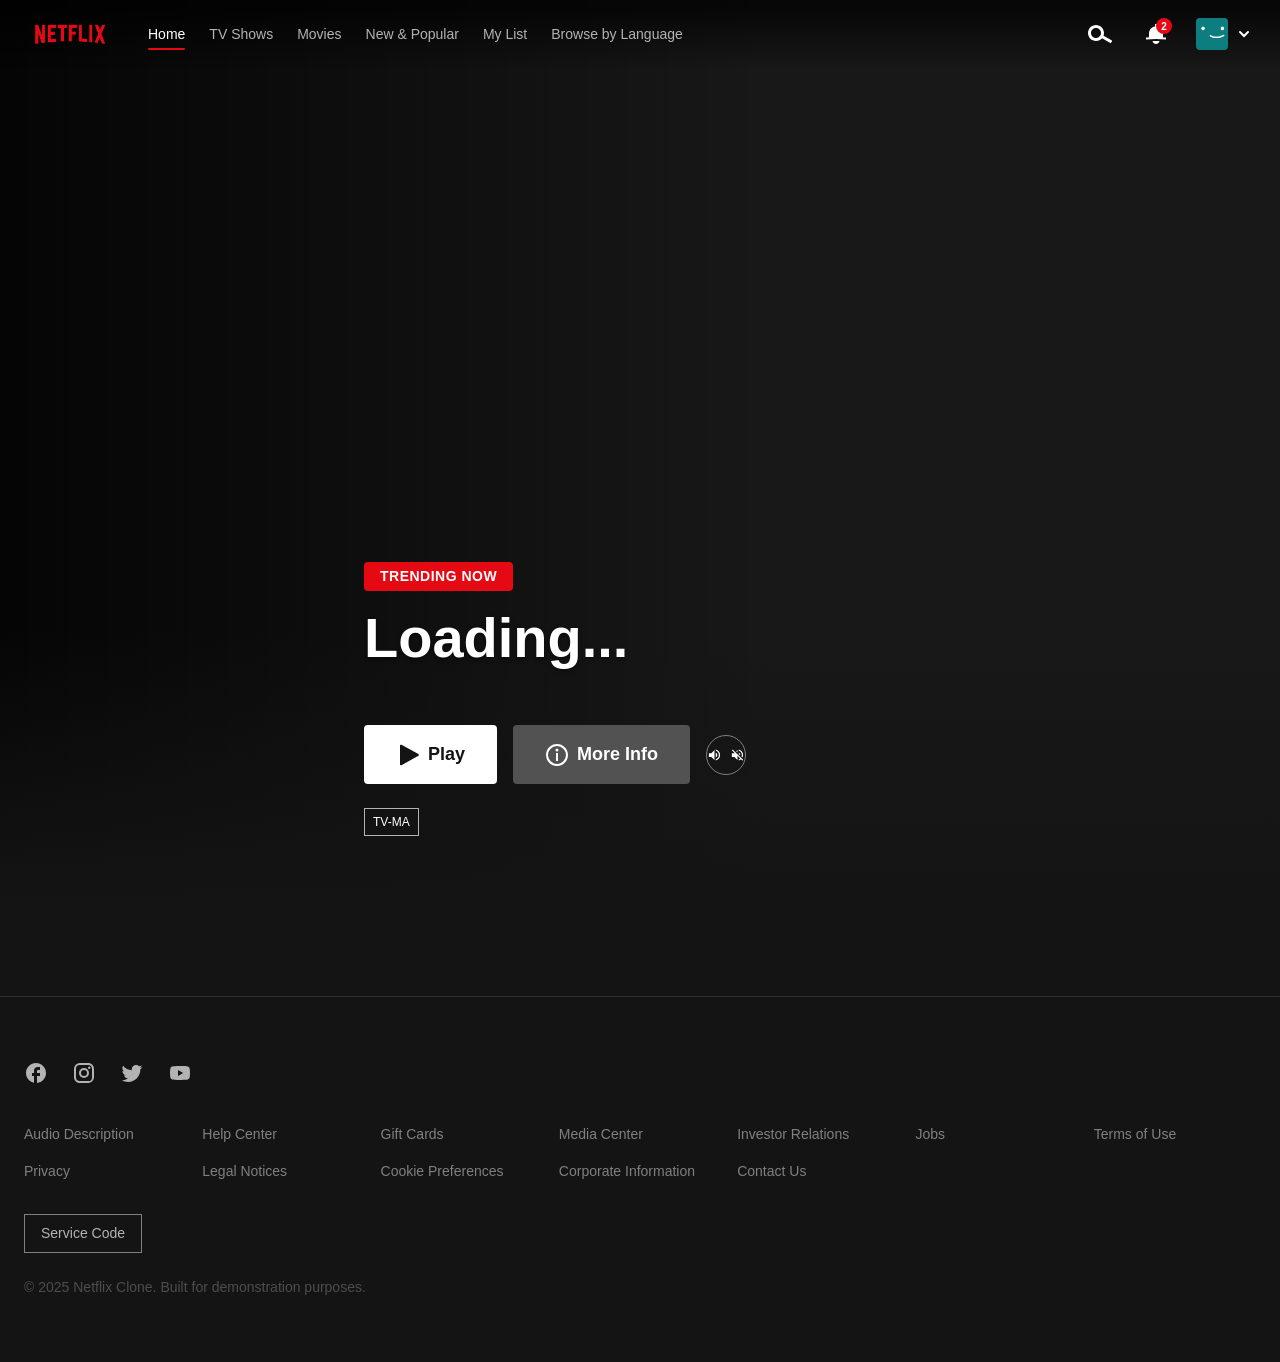
<file: index.html>
<!DOCTYPE html>
<html lang="en">
  <!DOCTYPE html>
  <html lang="en">
    <head>
      <!--
      🎬 Netflix Clone - Production-grade streaming UI built with Vanilla JavaScript, HTML5, CSS3 & TMDB API. Features responsive design, lazy loading, infinite scroll, search functionality. No frameworks - pure JavaScript. Perfect for learning modern web development. ⭐ Star if helpful!
      ===================================================
      
      @file        index.html
      @version     1.0.0
      @description Main HTML structure for Netflix clone with semantic markup
      @author      Abdul Mujeeb
      @license     MIT
      @copyright   2025 Netflix Clone Demo. All rights reserved.
      
      FEATURES:
      - Semantic HTML5 structure
      - Accessibility-first approach (ARIA labels, roles)
      - Responsive design foundation
      
      @see https://github.com/mujeebdev3/netflix-clone-vanilla-javascript
    -->
      <meta charset="UTF-8" />
      <meta name="viewport" content="width=device-width, initial-scale=1.0" />
      <meta
        name="description"
        content="🎬 Netflix Clone - Vanilla JavaScript | No Framework Streaming App"
      />
      <meta name="theme-color" content="#141414" />
      <title>Netflix Clone</title>
      <link
        rel="icon"
        type="image/svg+xml"
        href="data:image/svg+xml,<svg xmlns=%22http://www.w3.org/2000/svg%22 viewBox=%220 0 100 100%22><rect width=%22100%25%22 height=%22100%25%22 fill=%22%23e50914%22/><text x=%2250%25%22 y=%2260%25%22 text-anchor=%22middle%22 fill=%22white%22 font-family=%22-webkit-system, BlinkMacSystemFont, 'Segoe UI', Roboto, sans-serif%22 font-size=%2250%22 font-weight=%22bold%22>FV</text></svg>"
      />
      <link rel="preconnect" href="https://api.themoviedb.org" />
      <link rel="preconnect" href="https://image.tmdb.org" />
      <link rel="stylesheet" href="css/styles.css" />
      <script defer src="js/index.js"></script>
    </head>
    <body>
      <!-- Skip to main content for accessibility -->
      <a href="#main" class="skip-link">Skip to main content</a>

      <!-- Header -->
      <header id="header" class="header" role="banner">
        <div class="header__container container">
          <div class="header__left">
            <a href="./" class="header__logo-link" aria-label="Netflix Home">
              <img
                src="assets/images/Netflix-Brand-Logo.png"
                alt="Netflix"
                class="header__logo"
                width="92"
                height="25"
              />
            </a>

            <!-- Mobile Menu Toggle -->
            <button
              class="mobile-menu-toggle"
              id="mobile-menu-toggle"
              aria-label="Toggle navigation"
              aria-expanded="false"
            >
              <span class="hamburger">
                <span class="hamburger__line"></span>
                <span class="hamburger__line"></span>
                <span class="hamburger__line"></span>
              </span>
            </button>

            <nav
              class="header__nav"
              id="main-nav"
              role="navigation"
              aria-label="Main navigation"
            >
              <ul class="nav__list">
                <li class="nav__item nav__item--active">
                  <a href="./" class="nav__link">Home</a>
                </li>
                <li class="nav__item">
                  <a href="pages/tv-shows.html" class="nav__link">TV Shows</a>
                </li>
                <li class="nav__item">
                  <a href="pages/movies.html" class="nav__link">Movies</a>
                </li>
                <li class="nav__item">
                  <a href="pages/new-popular.html" class="nav__link"
                    >New & Popular</a
                  >
                </li>
                <li class="nav__item">
                  <a href="pages/my-list.html" class="nav__link">My List</a>
                </li>
                <li class="nav__item">
                  <a href="pages/browse-languages.html" class="nav__link"
                    >Browse by Language</a
                  >
                </li>
              </ul>
            </nav>
          </div>

          <div class="header__right">
            <!-- Search -->
            <div class="search" data-dropdown="search">
              <button
                class="search__toggle icon-btn"
                aria-label="Search"
                aria-expanded="false"
                aria-controls="search-container"
              >
                <svg
                  width="24"
                  height="24"
                  viewBox="0 0 24 24"
                  fill="none"
                  aria-hidden="true"
                >
                  <path
                    fill-rule="evenodd"
                    clip-rule="evenodd"
                    d="M13 11C13 13.76 10.76 16 8 16S3 13.76 3 11 5.24 6 8 6s5 2.24 5 5zm1.04 5.24C12.58 17.93 10.41 19 8 19 3.58 19 0 15.42 0 11S3.58 3 8 3s8 3.58 8 8c0 .93-.16 1.82-.45 2.65L24.25 18.7l-1.5 2.6-8.71-5.06z"
                    fill="currentColor"
                  />
                </svg>
              </button>
              <div
                class="search__container dropdown"
                id="search-container"
                role="search"
              >
                <div class="search__bar">
                  <svg
                    class="search__icon"
                    width="20"
                    height="20"
                    viewBox="0 0 24 24"
                    fill="none"
                    aria-hidden="true"
                  >
                    <path
                      fill-rule="evenodd"
                      clip-rule="evenodd"
                      d="M13 11C13 13.76 10.76 16 8 16S3 13.76 3 11 5.24 6 8 6s5 2.24 5 5zm1.04 5.24C12.58 17.93 10.41 19 8 19 3.58 19 0 15.42 0 11S3.58 3 8 3s8 3.58 8 8c0 .93-.16 1.82-.45 2.65L24.25 18.7l-1.5 2.6-8.71-5.06z"
                      fill="currentColor"
                    />
                  </svg>
                  <input
                    type="search"
                    id="search-input"
                    class="search__input"
                    placeholder="Titles, people, genres"
                    autocomplete="off"
                    aria-label="Search for titles, people, or genres"
                  />
                  <button
                    class="search__clear"
                    id="search-clear"
                    aria-label="Clear search"
                    hidden
                  >
                    &times;
                  </button>
                </div>
                <div
                  class="search__results"
                  id="search-results"
                  role="listbox"
                  aria-label="Search results"
                ></div>
              </div>
            </div>

            <!-- Notifications -->
            <div class="notifications" data-dropdown="notifications">
              <button
                class="notifications__toggle icon-btn"
                aria-label="Notifications"
                aria-expanded="false"
                aria-controls="notifications-dropdown"
              >
                <svg
                  width="24"
                  height="24"
                  viewBox="0 0 24 24"
                  fill="none"
                  aria-hidden="true"
                >
                  <path
                    fill-rule="evenodd"
                    clip-rule="evenodd"
                    d="M13 4.57C16.39 5.06 19 7.97 19 11.5v3.75c1.05.08 2.08.17 3.11.28l-.21 1.99C18.72 17.18 15.41 17 12 17s-6.72.18-9.89.52l-.22-1.99c1.03-.11 2.07-.2 3.11-.28V11.5c0-3.53 2.61-6.44 6-6.93V2h2v2.57zM8.63 19.37C8.66 20.52 10.15 22 12 22s3.34-1.48 3.37-2.63c.01-.22-.2-.37-.42-.37H9.05c-.22 0-.43.15-.42.37z"
                    fill="currentColor"
                  />
                </svg>
                <span
                  class="notifications__badge"
                  id="notifications-badge"
                  hidden
                  >0</span
                >
              </button>
              <div
                class="notifications__dropdown dropdown"
                id="notifications-dropdown"
              >
                <div class="dropdown__header">
                  <h3 class="dropdown__title">Notifications</h3>
                  <button class="dropdown__action" id="mark-all-read">
                    Mark all read
                  </button>
                </div>
                <div class="notifications__list" id="notifications-list"></div>
              </div>
            </div>

            <!-- Profile -->
            <div class="profile" data-dropdown="profile">
              <button
                class="profile__toggle"
                aria-label="Profile menu"
                aria-expanded="false"
                aria-controls="profile-dropdown"
              >
                <img
                  src="assets/images/profile.png"
                  alt=""
                  class="profile__icon"
                  width="32"
                  height="32"
                />
                <svg
                  class="profile__caret"
                  width="16"
                  height="16"
                  viewBox="0 0 16 16"
                  fill="none"
                  aria-hidden="true"
                >
                  <path
                    d="M4 6l4 4 4-4"
                    stroke="currentColor"
                    stroke-width="2"
                    stroke-linecap="round"
                  />
                </svg>
              </button>
              <div class="profile__dropdown dropdown" id="profile-dropdown">
                <div class="profile__header">
                  <img
                    src="assets/images/profile.png"
                    alt=""
                    class="profile__avatar"
                    width="36"
                    height="36"
                  />
                  <div class="profile__info">
                    <span class="profile__name">John Doe</span>
                    <span class="profile__email">john@example.com</span>
                  </div>
                </div>
                <nav class="profile__menu" aria-label="Profile menu">
                  <a href="#" class="profile__menu-item"
                    ><svg
                      width="20"
                      height="20"
                      viewBox="0 0 24 24"
                      fill="none"
                    >
                      <path
                        d="M12 12c2.76 0 5-2.24 5-5s-2.24-5-5-5-5 2.24-5 5 2.24 5 5 5zm0 2c-3.33 0-10 1.67-10 5v2h20v-2c0-3.33-6.67-5-10-5z"
                        fill="currentColor"
                      /></svg
                    >Account</a
                  >
                  <a href="#" class="profile__menu-item"
                    ><svg
                      width="20"
                      height="20"
                      viewBox="0 0 24 24"
                      fill="none"
                    >
                      <path
                        d="M11 18h2v-2h-2v2zm1-16C6.48 2 2 6.48 2 12s4.48 10 10 10 10-4.48 10-10S17.52 2 12 2zm0 18c-4.41 0-8-3.59-8-8s3.59-8 8-8 8 3.59 8 8-3.59 8-8 8zm0-14c-2.21 0-4 1.79-4 4h2c0-1.1.9-2 2-2s2 .9 2 2c0 2-3 1.75-3 5h2c0-2.25 3-2.5 3-5 0-2.21-1.79-4-4-4z"
                        fill="currentColor"
                      /></svg
                    >Help Center</a
                  >
                  <div class="profile__divider"></div>
                  <a
                    href="#"
                    class="profile__menu-item profile__menu-item--danger"
                    ><svg
                      width="20"
                      height="20"
                      viewBox="0 0 24 24"
                      fill="none"
                    >
                      <path
                        d="M17 7l-1.41 1.41L18.17 11H8v2h10.17l-2.58 2.58L17 17l5-5-5-5zM4 5h8V3H4c-1.1 0-2 .9-2 2v14c0 1.1.9 2 2 2h8v-2H4V5z"
                        fill="currentColor"
                      /></svg
                    >Sign out</a
                  >
                </nav>
              </div>
            </div>
          </div>
        </div>
      </header>

      <main id="main" class="main">
        <!-- Hero Banner -->
        <section class="hero" id="hero-section" aria-labelledby="hero-title">
          <div class="hero__media">
            <div class="hero__background" id="hero-background"></div>
            <div class="hero__video-container" id="hero-video-container"></div>
          </div>
          <div class="hero__gradient hero__gradient--left"></div>
          <div class="hero__gradient hero__gradient--bottom"></div>
          <div class="hero__content container">
            <span class="hero__badge" id="hero-badge">Trending Now</span>
            <h1 class="hero__title" id="hero-title">Loading...</h1>
            <div class="hero__meta" id="hero-meta"></div>
            <p class="hero__description" id="hero-description"></p>
            <div class="hero__actions">
              <button
                class="btn btn--primary btn--lg"
                data-action="play"
                id="hero-play"
              >
                <svg
                  class="btn__icon"
                  width="24"
                  height="24"
                  viewBox="0 0 24 24"
                  fill="none"
                  aria-hidden="true"
                >
                  <path
                    d="M4 2.69C4 1.93 4.82 1.45 5.48 1.82L22.41 11.12c.69.38.69 1.37 0 1.75L5.48 22.18C4.82 22.55 4 22.07 4 21.31V2.69z"
                    fill="currentColor"
                  />
                </svg>
                <span>Play</span>
              </button>
              <button
                class="btn btn--secondary btn--lg"
                data-action="info"
                id="hero-info"
              >
                <svg
                  class="btn__icon"
                  width="24"
                  height="24"
                  viewBox="0 0 24 24"
                  fill="none"
                  aria-hidden="true"
                >
                  <path
                    fill-rule="evenodd"
                    clip-rule="evenodd"
                    d="M12 3a9 9 0 100 18 9 9 0 000-18zM1 12C1 5.92 5.92 1 12 1s11 4.92 11 11-4.92 11-11 11S1 18.08 1 12zm12-2v8h-2v-8h2zm-1-1.5a1.5 1.5 0 100-3 1.5 1.5 0 000 3z"
                    fill="currentColor"
                  />
                </svg>
                <span>More Info</span>
              </button>
              <button
                class="btn btn--icon btn--ghost"
                data-action="mute"
                id="hero-mute"
                aria-label="Mute"
                hidden
              >
                <svg
                  class="icon-unmuted"
                  width="24"
                  height="24"
                  viewBox="0 0 24 24"
                  fill="none"
                >
                  <path
                    d="M3 9v6h4l5 5V4L7 9H3zm13.5 3A4.5 4.5 0 0014 8.14v7.72c1.48-.73 2.5-2.25 2.5-3.86zM14 3.23v2.06c2.89.86 5 3.54 5 6.71s-2.11 5.85-5 6.71v2.06c4.01-.91 7-4.49 7-8.77s-2.99-7.86-7-8.77z"
                    fill="currentColor"
                  />
                </svg>
                <svg
                  class="icon-muted"
                  width="24"
                  height="24"
                  viewBox="0 0 24 24"
                  fill="none"
                >
                  <path
                    d="M16.5 12A4.5 4.5 0 0014 8.14v2.12l2.45 2.45c.03-.24.05-.48.05-.71zm2.5 0c0 .94-.2 1.82-.54 2.64l1.51 1.51A8.796 8.796 0 0021 12c0-4.28-2.99-7.86-7-8.77v2.06c2.89.86 5 3.54 5 6.71zM4.27 3L3 4.27 7.73 9H3v6h4l5 5v-6.73l4.25 4.25c-.67.52-1.42.93-2.25 1.18v2.06a8.99 8.99 0 003.69-1.81L19.73 21 21 19.73l-9-9L4.27 3zM12 4L9.91 6.09 12 8.18V4z"
                    fill="currentColor"
                  />
                </svg>
              </button>
            </div>
            <div class="hero__rating" id="hero-rating" hidden>
              <span class="hero__rating-badge">TV-MA</span>
            </div>
          </div>
        </section>

        <!-- Content Sections -->
        <div class="content-sections container" id="content-sections">
          <div class="content-loader" id="content-loader">
            <div class="loader-skeleton">
              <div class="skeleton skeleton--title"></div>
              <div class="skeleton-row">
                <div class="skeleton skeleton--card"></div>
                <div class="skeleton skeleton--card"></div>
                <div class="skeleton skeleton--card"></div>
                <div class="skeleton skeleton--card"></div>
                <div class="skeleton skeleton--card"></div>
              </div>
            </div>
          </div>
        </div>
      </main>

      <!-- Footer -->
      <footer class="footer" role="contentinfo">
        <div class="container">
          <div class="footer__social">
            <a href="#" class="footer__social-link" aria-label="Facebook"
              ><svg
                width="24"
                height="24"
                viewBox="0 0 24 24"
                fill="currentColor"
              >
                <path
                  d="M22 12c0-5.52-4.48-10-10-10S2 6.48 2 12c0 4.84 3.44 8.87 8 9.8V15H8v-3h2V9.5C10 7.57 11.57 6 13.5 6H16v3h-2c-.55 0-1 .45-1 1v2h3v3h-3v6.95c5.05-.5 9-4.76 9-9.95z"
                /></svg
            ></a>
            <a href="#" class="footer__social-link" aria-label="Instagram"
              ><svg
                width="24"
                height="24"
                viewBox="0 0 24 24"
                fill="currentColor"
              >
                <path
                  d="M7.8 2h8.4C19.4 2 22 4.6 22 7.8v8.4a5.8 5.8 0 01-5.8 5.8H7.8C4.6 22 2 19.4 2 16.2V7.8A5.8 5.8 0 017.8 2zm-.2 2A3.6 3.6 0 004 7.6v8.8C4 18.39 5.61 20 7.6 20h8.8a3.6 3.6 0 003.6-3.6V7.6C20 5.61 18.39 4 16.4 4H7.6zm9.65 1.5a1.25 1.25 0 110 2.5 1.25 1.25 0 010-2.5zM12 7a5 5 0 110 10 5 5 0 010-10zm0 2a3 3 0 100 6 3 3 0 000-6z"
                /></svg
            ></a>
            <a href="#" class="footer__social-link" aria-label="Twitter"
              ><svg
                width="24"
                height="24"
                viewBox="0 0 24 24"
                fill="currentColor"
              >
                <path
                  d="M22.46 6c-.77.35-1.6.58-2.46.69.88-.53 1.56-1.37 1.88-2.38-.83.5-1.75.85-2.72 1.05C18.37 4.5 17.26 4 16 4c-2.35 0-4.27 1.92-4.27 4.29 0 .34.04.67.11.98C8.28 9.09 5.11 7.38 3 4.79c-.37.63-.58 1.37-.58 2.15 0 1.49.75 2.81 1.91 3.56-.71 0-1.37-.2-1.95-.5v.03c0 2.08 1.48 3.82 3.44 4.21a4.22 4.22 0 01-1.93.07 4.28 4.28 0 004 2.98 8.521 8.521 0 01-5.33 1.84c-.34 0-.68-.02-1.02-.06C3.44 20.29 5.7 21 8.12 21 16 21 20.33 14.46 20.33 8.79c0-.19 0-.37-.01-.56.84-.6 1.56-1.36 2.14-2.23z"
                /></svg
            ></a>
            <a href="#" class="footer__social-link" aria-label="YouTube"
              ><svg
                width="24"
                height="24"
                viewBox="0 0 24 24"
                fill="currentColor"
              >
                <path
                  d="M10 15l5.19-3L10 9v6zm11.56-7.83c.13.47.22 1.1.28 1.9.07.8.1 1.49.1 2.09L22 12c0 2.19-.16 3.8-.44 4.83-.25.9-.83 1.48-1.73 1.73-.47.13-1.33.22-2.65.28-1.3.07-2.49.1-3.59.1L12 19c-4.19 0-6.8-.16-7.83-.44-.9-.25-1.48-.83-1.73-1.73-.13-.47-.22-1.1-.28-1.9-.07-.8-.1-1.49-.1-2.09L2 12c0-2.19.16-3.8.44-4.83.25-.9.83-1.48 1.73-1.73.47-.13 1.33-.22 2.65-.28 1.3-.07 2.49-.1 3.59-.1L12 5c4.19 0 6.8.16 7.83.44.9.25 1.48.83 1.73 1.73z"
                /></svg
            ></a>
          </div>
          <div class="footer__links">
            <a href="#">Audio Description</a>
            <a href="#">Help Center</a>
            <a href="#">Gift Cards</a>
            <a href="#">Media Center</a>
            <a href="#">Investor Relations</a>
            <a href="#">Jobs</a>
            <a href="#">Terms of Use</a>
            <a href="#">Privacy</a>
            <a href="#">Legal Notices</a>
            <a href="#">Cookie Preferences</a>
            <a href="#">Corporate Information</a>
            <a href="#">Contact Us</a>
          </div>
          <button class="footer__service-code">Service Code</button>
          <p class="footer__copyright">
            &copy; 2025 Netflix Clone. Built for demonstration purposes.
          </p>
        </div>
      </footer>

      <!-- Global Overlay -->
      <div class="overlay" id="overlay" aria-hidden="true"></div>

      <!-- Toast Container -->
      <div
        class="toast-container"
        id="toast-container"
        aria-live="polite"
      ></div>
    </body>
  </html>
</html>
</file>
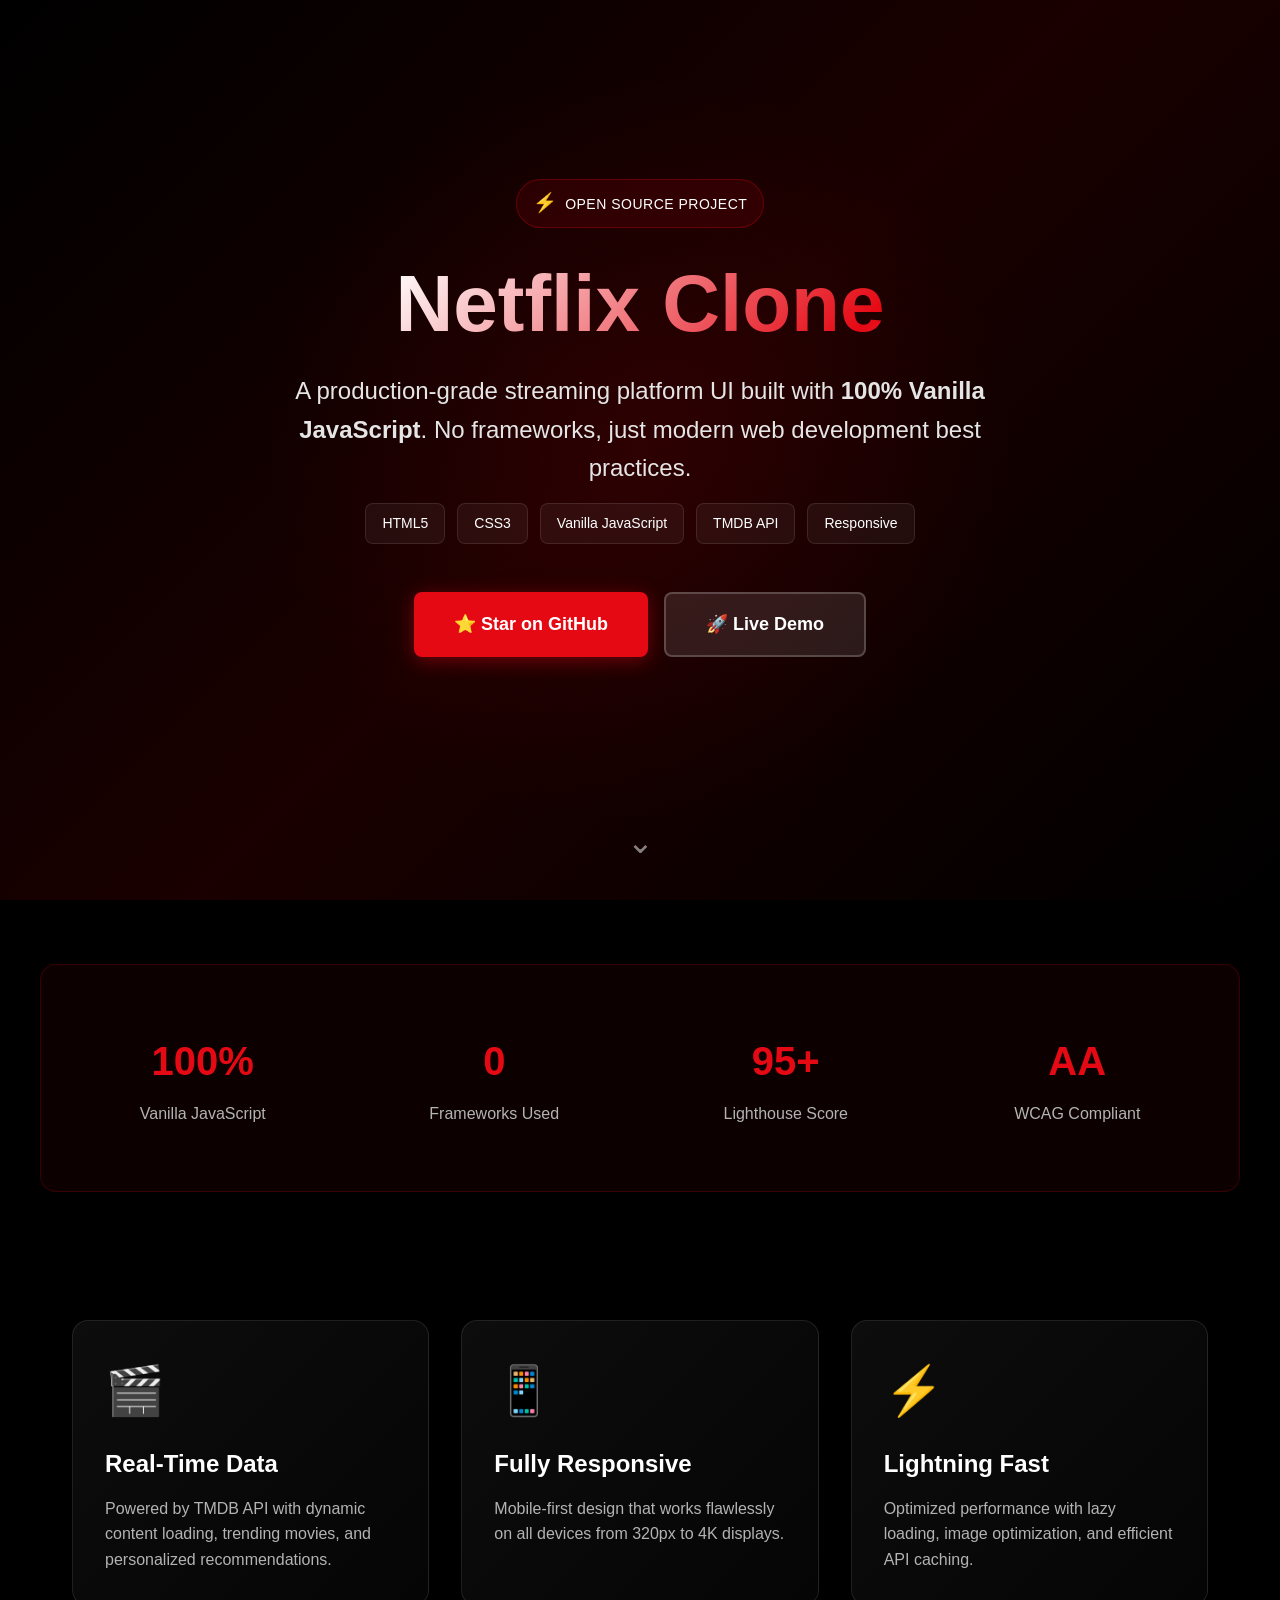
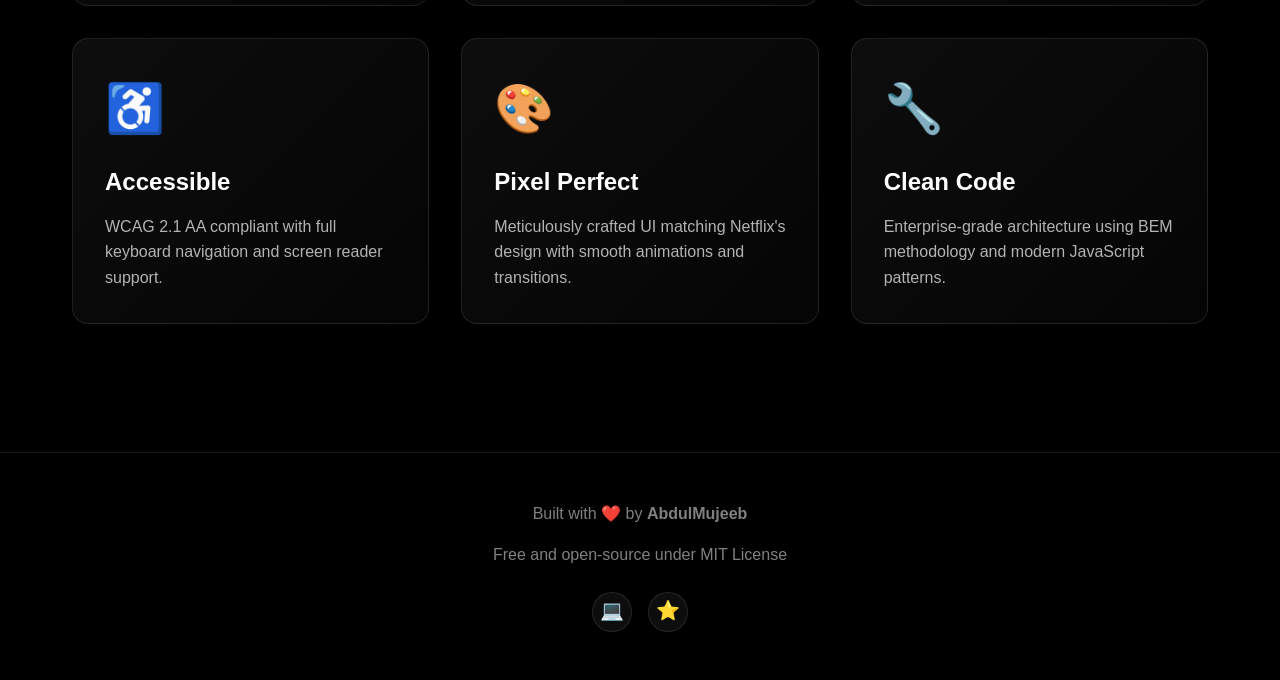
<file: docs/index.html>
<!DOCTYPE html>
<html lang="en">
  <head>
    <meta charset="UTF-8" />
    <meta name="viewport" content="width=device-width, initial-scale=1.0" />

    <!-- SEO Meta Tags -->
    <title>
      Netflix Clone - Vanilla JavaScript | No Framework Streaming App
    </title>
    <meta
      name="description"
      content="Open-source Netflix clone built with pure Vanilla JavaScript, HTML5, CSS3 and TMDB API. No frameworks. Perfect for learning modern web development. Free to use and customize."
    />
    <meta
      name="keywords"
      content="netflix clone, vanilla javascript, no framework, streaming app, tmdb api, html5, css3, responsive design, javascript project, web development, portfolio project"
    />
    <meta name="author" content="AbdulMujeeb" />

    <!-- Open Graph for Social Sharing -->
    <meta property="og:title" content="Netflix Clone - Vanilla JavaScript" />
    <meta
      property="og:description"
      content="Production-grade streaming platform UI built with pure JavaScript"
    />
    <meta
      property="og:image"
      content="https://mujeebdev3.github.io/netflix-clone-vanilla-javascript/screenshots/hero-preview.png"
    />
    <meta
      property="og:url"
      content="https://mujeebdev3.github.io/netflix-clone-vanilla-javascript"
    />
    <meta property="og:type" content="website" />

    <!-- Twitter Card -->
    <meta name="twitter:card" content="summary_large_image" />
    <meta name="twitter:title" content="Netflix Clone - Vanilla JavaScript" />
    <meta
      name="twitter:description"
      content="Open-source streaming platform UI - No frameworks"
    />
    <meta
      name="twitter:image"
      content="https://mujeebdev3.github.io/netflix-clone-vanilla-javascript/screenshots/hero-preview.png"
    />

    <style>
      * {
        margin: 0;
        padding: 0;
        box-sizing: border-box;
      }

      body {
        font-family: -apple-system, BlinkMacSystemFont, "Segoe UI", Roboto,
          "Helvetica Neue", Arial, sans-serif;
        background: #000;
        color: #fff;
        overflow-x: hidden;
        line-height: 1.6;
      }

      /* Animated gradient background */
      .background {
        position: fixed;
        top: 0;
        left: 0;
        width: 100%;
        height: 100%;
        background: linear-gradient(
          135deg,
          #000000 0%,
          #1a0000 50%,
          #000000 100%
        );
        z-index: -2;
      }

      .bg-overlay {
        position: fixed;
        top: 0;
        left: 0;
        width: 100%;
        height: 100%;
        background: radial-gradient(
          circle at 50% 50%,
          rgba(229, 9, 20, 0.1) 0%,
          transparent 50%
        );
        z-index: -1;
        animation: pulse 8s ease-in-out infinite;
      }

      @keyframes pulse {
        0%,
        100% {
          opacity: 0.3;
        }
        50% {
          opacity: 0.6;
        }
      }

      /* Hero Section */
      .hero {
        min-height: 100vh;
        display: flex;
        flex-direction: column;
        justify-content: center;
        align-items: center;
        text-align: center;
        padding: 2rem;
        position: relative;
      }

      .logo-badge {
        display: inline-flex;
        align-items: center;
        gap: 0.5rem;
        background: rgba(229, 9, 20, 0.1);
        border: 1px solid rgba(229, 9, 20, 0.3);
        padding: 0.5rem 1rem;
        border-radius: 50px;
        margin-bottom: 2rem;
        font-size: 0.875rem;
        letter-spacing: 0.5px;
        animation: slideDown 0.8s ease-out;
      }

      .logo-badge::before {
        content: "⚡";
        font-size: 1.2rem;
      }

      h1 {
        font-size: clamp(2.5rem, 8vw, 5rem);
        font-weight: 900;
        margin-bottom: 1.5rem;
        background: linear-gradient(135deg, #fff 0%, #e50914 50%, #fff 100%);
        background-size: 200% auto;
        -webkit-background-clip: text;
        -webkit-text-fill-color: transparent;
        animation: shimmer 3s linear infinite, slideUp 0.8s ease-out;
        line-height: 1.1;
      }

      @keyframes shimmer {
        to {
          background-position: 200% center;
        }
      }

      @keyframes slideUp {
        from {
          opacity: 0;
          transform: translateY(30px);
        }
        to {
          opacity: 1;
          transform: translateY(0);
        }
      }

      @keyframes slideDown {
        from {
          opacity: 0;
          transform: translateY(-30px);
        }
        to {
          opacity: 1;
          transform: translateY(0);
        }
      }

      .subtitle {
        font-size: clamp(1rem, 3vw, 1.5rem);
        color: #e5e5e5;
        margin-bottom: 1rem;
        max-width: 700px;
        animation: fadeIn 1s ease-out 0.3s both;
      }

      .tech-stack {
        display: flex;
        gap: 0.75rem;
        flex-wrap: wrap;
        justify-content: center;
        margin-bottom: 3rem;
        animation: fadeIn 1s ease-out 0.5s both;
      }

      .tech-badge {
        padding: 0.5rem 1rem;
        background: rgba(255, 255, 255, 0.05);
        border: 1px solid rgba(255, 255, 255, 0.1);
        border-radius: 8px;
        font-size: 0.875rem;
        font-weight: 500;
        transition: all 0.3s ease;
      }

      .tech-badge:hover {
        background: rgba(229, 9, 20, 0.1);
        border-color: rgba(229, 9, 20, 0.5);
        transform: translateY(-2px);
      }

      @keyframes fadeIn {
        from {
          opacity: 0;
          transform: translateY(20px);
        }
        to {
          opacity: 1;
          transform: translateY(0);
        }
      }

      /* CTA Buttons */
      .cta-buttons {
        display: flex;
        gap: 1rem;
        flex-wrap: wrap;
        justify-content: center;
        margin-bottom: 4rem;
        animation: fadeIn 1s ease-out 0.7s both;
      }

      .btn {
        padding: 1rem 2.5rem;
        font-size: 1.125rem;
        font-weight: 600;
        border: none;
        border-radius: 8px;
        cursor: pointer;
        text-decoration: none;
        transition: all 0.3s ease;
        display: inline-flex;
        align-items: center;
        gap: 0.5rem;
        position: relative;
        overflow: hidden;
      }

      .btn::before {
        content: "";
        position: absolute;
        top: 50%;
        left: 50%;
        width: 0;
        height: 0;
        border-radius: 50%;
        background: rgba(255, 255, 255, 0.2);
        transform: translate(-50%, -50%);
        transition: width 0.6s, height 0.6s;
      }

      .btn:hover::before {
        width: 300px;
        height: 300px;
      }

      .btn span {
        position: relative;
        z-index: 1;
      }

      .btn-primary {
        background: #e50914;
        color: #fff;
        box-shadow: 0 4px 20px rgba(229, 9, 20, 0.4);
      }

      .btn-primary:hover {
        background: #f40612;
        transform: translateY(-2px);
        box-shadow: 0 6px 30px rgba(229, 9, 20, 0.6);
      }

      .btn-secondary {
        background: rgba(255, 255, 255, 0.1);
        color: #fff;
        border: 2px solid rgba(255, 255, 255, 0.2);
        backdrop-filter: blur(10px);
      }

      .btn-secondary:hover {
        background: rgba(255, 255, 255, 0.15);
        border-color: rgba(255, 255, 255, 0.4);
        transform: translateY(-2px);
      }

      /* Features Grid */
      .features {
        max-width: 1200px;
        margin: 0 auto;
        padding: 4rem 2rem;
        display: grid;
        grid-template-columns: repeat(auto-fit, minmax(280px, 1fr));
        gap: 2rem;
      }

      .feature-card {
        background: linear-gradient(
          135deg,
          rgba(255, 255, 255, 0.05) 0%,
          rgba(255, 255, 255, 0.02) 100%
        );
        border: 1px solid rgba(255, 255, 255, 0.1);
        border-radius: 16px;
        padding: 2rem;
        transition: all 0.4s cubic-bezier(0.4, 0, 0.2, 1);
        position: relative;
        overflow: hidden;
      }

      .feature-card::before {
        content: "";
        position: absolute;
        top: 0;
        left: 0;
        width: 100%;
        height: 100%;
        background: linear-gradient(
          135deg,
          rgba(229, 9, 20, 0.1) 0%,
          transparent 100%
        );
        opacity: 0;
        transition: opacity 0.4s ease;
      }

      .feature-card:hover {
        transform: translateY(-8px);
        border-color: rgba(229, 9, 20, 0.5);
        box-shadow: 0 12px 40px rgba(229, 9, 20, 0.2);
      }

      .feature-card:hover::before {
        opacity: 1;
      }

      .feature-icon {
        font-size: 3rem;
        margin-bottom: 1rem;
        display: block;
        position: relative;
        z-index: 1;
      }

      .feature-card h3 {
        font-size: 1.5rem;
        margin-bottom: 0.75rem;
        color: #fff;
        position: relative;
        z-index: 1;
      }

      .feature-card p {
        color: #b3b3b3;
        line-height: 1.6;
        position: relative;
        z-index: 1;
      }

      /* Stats Section */
      .stats {
        max-width: 1200px;
        margin: 4rem auto;
        padding: 3rem 2rem;
        display: grid;
        grid-template-columns: repeat(auto-fit, minmax(200px, 1fr));
        gap: 2rem;
        text-align: center;
        background: rgba(229, 9, 20, 0.05);
        border-radius: 16px;
        border: 1px solid rgba(229, 9, 20, 0.2);
      }

      .stat-item {
        padding: 1rem;
      }

      .stat-number {
        font-size: 2.5rem;
        font-weight: 900;
        color: #e50914;
        display: block;
        margin-bottom: 0.5rem;
      }

      .stat-label {
        color: #b3b3b3;
        font-size: 1rem;
      }

      /* Footer */
      .footer {
        text-align: center;
        padding: 3rem 2rem;
        border-top: 1px solid rgba(255, 255, 255, 0.1);
        margin-top: 4rem;
      }

      .footer p {
        color: #808080;
        margin-bottom: 1rem;
      }

      .social-links {
        display: flex;
        gap: 1rem;
        justify-content: center;
        margin-top: 1.5rem;
      }

      .social-link {
        width: 40px;
        height: 40px;
        border-radius: 50%;
        background: rgba(255, 255, 255, 0.05);
        border: 1px solid rgba(255, 255, 255, 0.1);
        display: flex;
        align-items: center;
        justify-content: center;
        text-decoration: none;
        transition: all 0.3s ease;
        font-size: 1.2rem;
      }

      .social-link:hover {
        background: rgba(229, 9, 20, 0.2);
        border-color: #e50914;
        transform: translateY(-3px);
      }

      /* Responsive Design */
      @media (max-width: 768px) {
        .hero {
          padding: 1rem;
        }

        .cta-buttons {
          flex-direction: column;
          width: 100%;
          max-width: 300px;
        }

        .btn {
          width: 100%;
          justify-content: center;
        }

        .features {
          grid-template-columns: 1fr;
          padding: 2rem 1rem;
        }

        .stats {
          grid-template-columns: 1fr;
          margin: 2rem 1rem;
        }
      }

      /* Scroll Animation */
      .scroll-indicator {
        position: absolute;
        bottom: 2rem;
        left: 50%;
        transform: translateX(-50%);
        animation: bounce 2s infinite;
      }

      @keyframes bounce {
        0%,
        20%,
        50%,
        80%,
        100% {
          transform: translateX(-50%) translateY(0);
        }
        40% {
          transform: translateX(-50%) translateY(-10px);
        }
        60% {
          transform: translateX(-50%) translateY(-5px);
        }
      }

      .scroll-indicator::after {
        content: "⌄";
        font-size: 2rem;
        color: rgba(255, 255, 255, 0.5);
      }
    </style>
  </head>
  <body>
    <div class="background"></div>
    <div class="bg-overlay"></div>

    <!-- Hero Section -->
    <section class="hero">
      <div class="logo-badge">
        <span>OPEN SOURCE PROJECT</span>
      </div>

      <h1>Netflix Clone</h1>

      <p class="subtitle">
        A production-grade streaming platform UI built with
        <strong>100% Vanilla JavaScript</strong>. No frameworks, just modern web
        development best practices.
      </p>

      <div class="tech-stack">
        <span class="tech-badge">HTML5</span>
        <span class="tech-badge">CSS3</span>
        <span class="tech-badge">Vanilla JavaScript</span>
        <span class="tech-badge">TMDB API</span>
        <span class="tech-badge">Responsive</span>
      </div>

      <div class="cta-buttons">
        <a
          href="https://github.com/mujeebdev3/netflix-clone-vanilla-javascript"
          class="btn btn-primary"
          target="_blank"
          rel="noopener"
        >
          <span>⭐ Star on GitHub</span>
        </a>
        <a
          href="https://flixvista.vercel.app/"
          class="btn btn-secondary"
          target="_blank"
          rel="noopener"
        >
          <span>🚀 Live Demo</span>
        </a>
      </div>

      <div class="scroll-indicator"></div>
    </section>

    <!-- Stats Section -->
    <section class="stats">
      <div class="stat-item">
        <span class="stat-number">100%</span>
        <span class="stat-label">Vanilla JavaScript</span>
      </div>
      <div class="stat-item">
        <span class="stat-number">0</span>
        <span class="stat-label">Frameworks Used</span>
      </div>
      <div class="stat-item">
        <span class="stat-number">95+</span>
        <span class="stat-label">Lighthouse Score</span>
      </div>
      <div class="stat-item">
        <span class="stat-number">AA</span>
        <span class="stat-label">WCAG Compliant</span>
      </div>
    </section>

    <!-- Features Section -->
    <section class="features">
      <div class="feature-card">
        <span class="feature-icon">🎬</span>
        <h3>Real-Time Data</h3>
        <p>
          Powered by TMDB API with dynamic content loading, trending movies, and
          personalized recommendations.
        </p>
      </div>

      <div class="feature-card">
        <span class="feature-icon">📱</span>
        <h3>Fully Responsive</h3>
        <p>
          Mobile-first design that works flawlessly on all devices from 320px to
          4K displays.
        </p>
      </div>

      <div class="feature-card">
        <span class="feature-icon">⚡</span>
        <h3>Lightning Fast</h3>
        <p>
          Optimized performance with lazy loading, image optimization, and
          efficient API caching.
        </p>
      </div>

      <div class="feature-card">
        <span class="feature-icon">♿</span>
        <h3>Accessible</h3>
        <p>
          WCAG 2.1 AA compliant with full keyboard navigation and screen reader
          support.
        </p>
      </div>

      <div class="feature-card">
        <span class="feature-icon">🎨</span>
        <h3>Pixel Perfect</h3>
        <p>
          Meticulously crafted UI matching Netflix's design with smooth
          animations and transitions.
        </p>
      </div>

      <div class="feature-card">
        <span class="feature-icon">🔧</span>
        <h3>Clean Code</h3>
        <p>
          Enterprise-grade architecture using BEM methodology and modern
          JavaScript patterns.
        </p>
      </div>
    </section>

    <!-- Footer -->
    <footer class="footer">
      <p>Built with ❤️ by <strong>AbdulMujeeb</strong></p>
      <p>Free and open-source under MIT License</p>

      <div class="social-links">
        <a
          href="https://github.com/mujeebdev3"
          class="social-link"
          target="_blank"
          rel="noopener"
          aria-label="GitHub"
        >
          <span>💻</span>
        </a>
        <a
          href="https://github.com/mujeebdev3/netflix-clone-vanilla-javascript"
          class="social-link"
          target="_blank"
          rel="noopener"
          aria-label="Repository"
        >
          <span>⭐</span>
        </a>
      </div>
    </footer>

    <!-- Schema.org structured data for SEO -->
    <script type="application/ld+json">
      {
        "@context": "https://schema.org",
        "@type": "SoftwareSourceCode",
        "name": "Netflix Clone - Vanilla JavaScript",
        "description": "Open-source Netflix clone built with pure JavaScript, HTML5, CSS3 and TMDB API",
        "author": {
          "@type": "Person",
          "name": "AbdulMujeeb"
        },
        "programmingLanguage": "JavaScript",
        "codeRepository": "https://github.com/mujeebdev3/netflix-clone-vanilla-javascript",
        "keywords": "netflix clone, vanilla javascript, streaming app, tmdb api"
      }
    </script>
  </body>
</html>
</file>
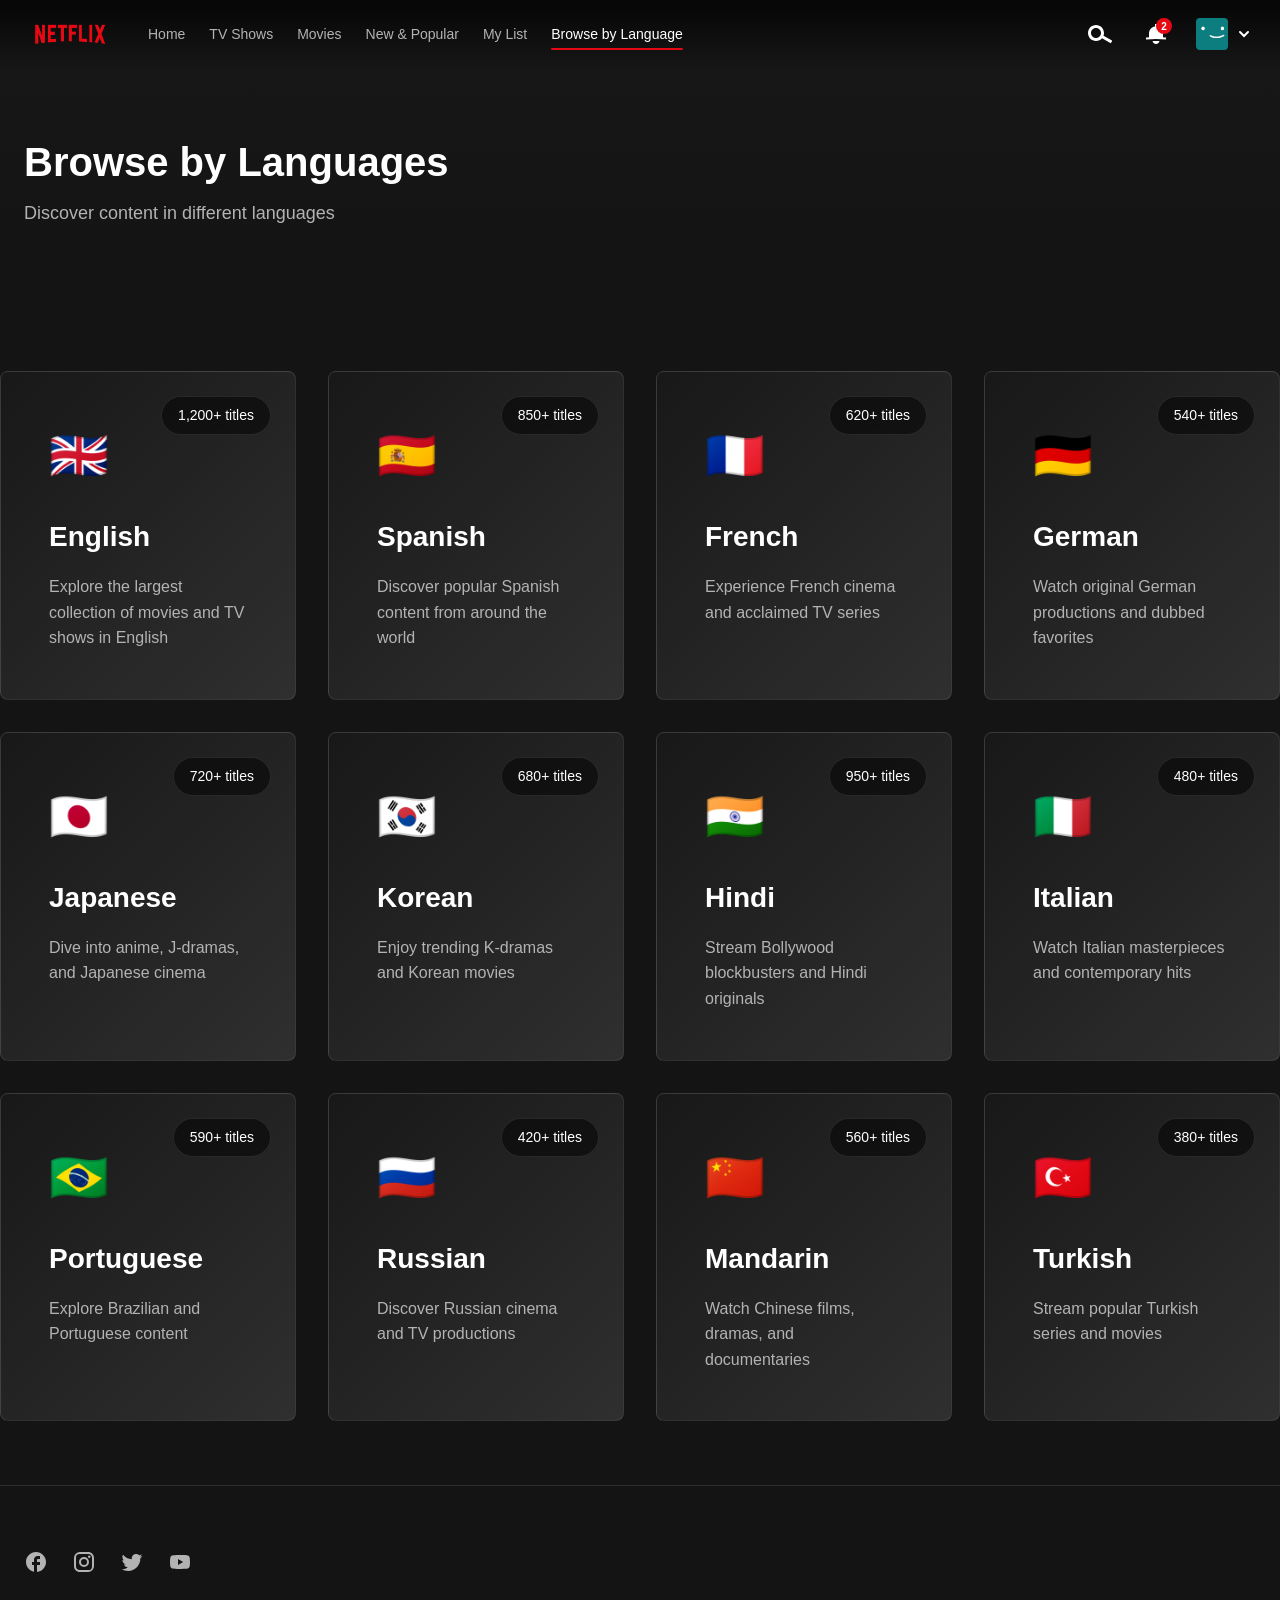
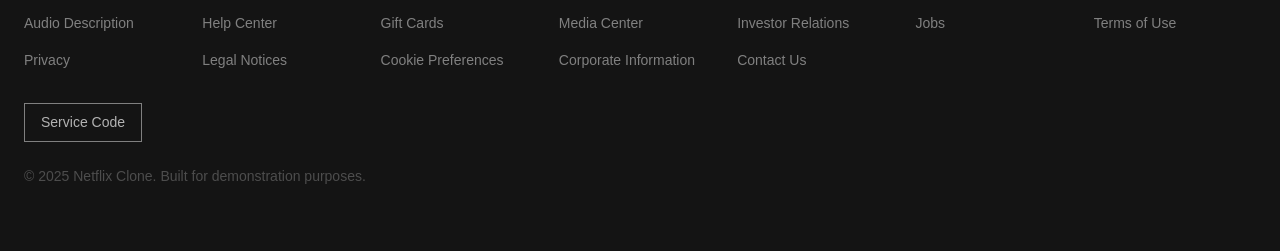
<file: pages/browse-languages.html>
<!DOCTYPE html>
<html lang="en">
  <head>
    <meta charset="UTF-8" />
    <meta name="viewport" content="width=device-width, initial-scale=1.0" />
    <title>Browse by Languages - Netflix Clone</title>
    <link rel="stylesheet" href="../css/styles.css" />
    <script defer src="../js/index.js"></script>
  </head>
  <body>
    <header id="header" class="header header--scrolled">
      <div class="header__container container">
        <div class="header__left">
          <img
            src="../assets/images/Netflix-Brand-Logo.png"
            alt="Netflix Logo"
            class="header__logo"
          />
          <nav class="header__nav">
            <ul class="nav__list">
              <li class="nav__item">
                <a href="../index.html" class="nav__link">Home</a>
              </li>
              <li class="nav__item">
                <a href="../pages/tv-shows.html" class="nav__link">TV Shows</a>
              </li>
              <li class="nav__item">
                <a href="../pages/movies.html" class="nav__link">Movies</a>
              </li>
              <li class="nav__item">
                <a href="../pages/new-popular.html" class="nav__link"
                  >New & Popular</a
                >
              </li>
              <li class="nav__item">
                <a href="../pages/my-list.html" class="nav__link">My List</a>
              </li>
              <li class="nav__item nav__item--active">
                <a href="../pages/browse-languages.html" class="nav__link"
                  >Browse by Language</a
                >
              </li>
            </ul>
          </nav>
        </div>

        <div class="header__right">
          <!-- Search -->
          <div class="search" data-dropdown="search">
            <button
              class="search__toggle icon-btn"
              aria-label="Search"
              aria-expanded="false"
              aria-controls="search-container"
            >
              <svg
                width="24"
                height="24"
                viewBox="0 0 24 24"
                fill="none"
                aria-hidden="true"
              >
                <path
                  fill-rule="evenodd"
                  clip-rule="evenodd"
                  d="M13 11C13 13.76 10.76 16 8 16S3 13.76 3 11 5.24 6 8 6s5 2.24 5 5zm1.04 5.24C12.58 17.93 10.41 19 8 19 3.58 19 0 15.42 0 11S3.58 3 8 3s8 3.58 8 8c0 .93-.16 1.82-.45 2.65L24.25 18.7l-1.5 2.6-8.71-5.06z"
                  fill="currentColor"
                />
              </svg>
            </button>
            <div
              class="search__container dropdown"
              id="search-container"
              role="search"
            >
              <div class="search__bar">
                <svg
                  class="search__icon"
                  width="20"
                  height="20"
                  viewBox="0 0 24 24"
                  fill="none"
                  aria-hidden="true"
                >
                  <path
                    fill-rule="evenodd"
                    clip-rule="evenodd"
                    d="M13 11C13 13.76 10.76 16 8 16S3 13.76 3 11 5.24 6 8 6s5 2.24 5 5zm1.04 5.24C12.58 17.93 10.41 19 8 19 3.58 19 0 15.42 0 11S3.58 3 8 3s8 3.58 8 8c0 .93-.16 1.82-.45 2.65L24.25 18.7l-1.5 2.6-8.71-5.06z"
                    fill="currentColor"
                  />
                </svg>
                <input
                  type="search"
                  id="search-input"
                  class="search__input"
                  placeholder="Titles, people, genres"
                  autocomplete="off"
                  aria-label="Search for titles, people, or genres"
                />
                <button
                  class="search__clear"
                  id="search-clear"
                  aria-label="Clear search"
                  hidden
                >
                  &times;
                </button>
              </div>
              <div
                class="search__results"
                id="search-results"
                role="listbox"
                aria-label="Search results"
              ></div>
            </div>
          </div>

          <!-- Notifications -->
          <div class="notifications" data-dropdown="notifications">
            <button
              class="notifications__toggle icon-btn"
              aria-label="Notifications"
              aria-expanded="false"
              aria-controls="notifications-dropdown"
            >
              <svg
                width="24"
                height="24"
                viewBox="0 0 24 24"
                fill="none"
                aria-hidden="true"
              >
                <path
                  fill-rule="evenodd"
                  clip-rule="evenodd"
                  d="M13 4.57C16.39 5.06 19 7.97 19 11.5v3.75c1.05.08 2.08.17 3.11.28l-.21 1.99C18.72 17.18 15.41 17 12 17s-6.72.18-9.89.52l-.22-1.99c1.03-.11 2.07-.2 3.11-.28V11.5c0-3.53 2.61-6.44 6-6.93V2h2v2.57zM8.63 19.37C8.66 20.52 10.15 22 12 22s3.34-1.48 3.37-2.63c.01-.22-.2-.37-.42-.37H9.05c-.22 0-.43.15-.42.37z"
                  fill="currentColor"
                />
              </svg>
              <span class="notifications__badge" id="notifications-badge" hidden
                >0</span
              >
            </button>
            <div
              class="notifications__dropdown dropdown"
              id="notifications-dropdown"
            >
              <div class="dropdown__header">
                <h3 class="dropdown__title">Notifications</h3>
                <button class="dropdown__action" id="mark-all-read">
                  Mark all read
                </button>
              </div>
              <div class="notifications__list" id="notifications-list"></div>
            </div>
          </div>

          <!-- Profile -->
          <div class="profile" data-dropdown="profile">
            <button
              class="profile__toggle"
              aria-label="Profile menu"
              aria-expanded="false"
              aria-controls="profile-dropdown"
            >
              <img
                src="../assets/images/profile.png"
                alt=""
                class="profile__icon"
                width="32"
                height="32"
              />
              <svg
                class="profile__caret"
                width="16"
                height="16"
                viewBox="0 0 16 16"
                fill="none"
                aria-hidden="true"
              >
                <path
                  d="M4 6l4 4 4-4"
                  stroke="currentColor"
                  stroke-width="2"
                  stroke-linecap="round"
                />
              </svg>
            </button>
            <div class="profile__dropdown dropdown" id="profile-dropdown">
              <div class="profile__header">
                <img
                  src="../assets/images/profile.png"
                  alt=""
                  class="profile__avatar"
                  width="36"
                  height="36"
                />
                <div class="profile__info">
                  <span class="profile__name">John Doe</span>
                  <span class="profile__email">john@example.com</span>
                </div>
              </div>
              <nav class="profile__menu" aria-label="Profile menu">
                <a href="#" class="profile__menu-item"
                  ><svg width="20" height="20" viewBox="0 0 24 24" fill="none">
                    <path
                      d="M12 12c2.76 0 5-2.24 5-5s-2.24-5-5-5-5 2.24-5 5 2.24 5 5 5zm0 2c-3.33 0-10 1.67-10 5v2h20v-2c0-3.33-6.67-5-10-5z"
                      fill="currentColor"
                    /></svg
                  >Account</a
                >
                <a href="#" class="profile__menu-item"
                  ><svg width="20" height="20" viewBox="0 0 24 24" fill="none">
                    <path
                      d="M11 18h2v-2h-2v2zm1-16C6.48 2 2 6.48 2 12s4.48 10 10 10 10-4.48 10-10S17.52 2 12 2zm0 18c-4.41 0-8-3.59-8-8s3.59-8 8-8 8 3.59 8 8-3.59 8-8 8zm0-14c-2.21 0-4 1.79-4 4h2c0-1.1.9-2 2-2s2 .9 2 2c0 2-3 1.75-3 5h2c0-2.25 3-2.5 3-5 0-2.21-1.79-4-4-4z"
                      fill="currentColor"
                    /></svg
                  >Help Center</a
                >
                <div class="profile__divider"></div>
                <a
                  href="#"
                  class="profile__menu-item profile__menu-item--danger"
                  ><svg width="20" height="20" viewBox="0 0 24 24" fill="none">
                    <path
                      d="M17 7l-1.41 1.41L18.17 11H8v2h10.17l-2.58 2.58L17 17l5-5-5-5zM4 5h8V3H4c-1.1 0-2 .9-2 2v14c0 1.1.9 2 2 2h8v-2H4V5z"
                      fill="currentColor"
                    /></svg
                  >Sign out</a
                >
              </nav>
            </div>
          </div>
        </div>
      </div>
    </header>

    <main class="main">
      <section class="page-header">
        <div class="container">
          <h1 class="page-header__title">Browse by Languages</h1>
          <p class="page-header__subtitle">
            Discover content in different languages
          </p>
        </div>
      </section>

      <section class="languages-container container">
        <div class="languages-grid">
          <div class="language-card">
            <span class="language-card__icon">🇬🇧</span>
            <span class="language-card__count">1,200+ titles</span>
            <h3 class="language-card__title">English</h3>
            <p class="language-card__description">
              Explore the largest collection of movies and TV shows in English
            </p>
          </div>

          <div class="language-card">
            <span class="language-card__icon">🇪🇸</span>
            <span class="language-card__count">850+ titles</span>
            <h3 class="language-card__title">Spanish</h3>
            <p class="language-card__description">
              Discover popular Spanish content from around the world
            </p>
          </div>

          <div class="language-card">
            <span class="language-card__icon">🇫🇷</span>
            <span class="language-card__count">620+ titles</span>
            <h3 class="language-card__title">French</h3>
            <p class="language-card__description">
              Experience French cinema and acclaimed TV series
            </p>
          </div>

          <div class="language-card">
            <span class="language-card__icon">🇩🇪</span>
            <span class="language-card__count">540+ titles</span>
            <h3 class="language-card__title">German</h3>
            <p class="language-card__description">
              Watch original German productions and dubbed favorites
            </p>
          </div>

          <div class="language-card">
            <span class="language-card__icon">🇯🇵</span>
            <span class="language-card__count">720+ titles</span>
            <h3 class="language-card__title">Japanese</h3>
            <p class="language-card__description">
              Dive into anime, J-dramas, and Japanese cinema
            </p>
          </div>

          <div class="language-card">
            <span class="language-card__icon">🇰🇷</span>
            <span class="language-card__count">680+ titles</span>
            <h3 class="language-card__title">Korean</h3>
            <p class="language-card__description">
              Enjoy trending K-dramas and Korean movies
            </p>
          </div>

          <div class="language-card">
            <span class="language-card__icon">🇮🇳</span>
            <span class="language-card__count">950+ titles</span>
            <h3 class="language-card__title">Hindi</h3>
            <p class="language-card__description">
              Stream Bollywood blockbusters and Hindi originals
            </p>
          </div>

          <div class="language-card">
            <span class="language-card__icon">🇮🇹</span>
            <span class="language-card__count">480+ titles</span>
            <h3 class="language-card__title">Italian</h3>
            <p class="language-card__description">
              Watch Italian masterpieces and contemporary hits
            </p>
          </div>

          <div class="language-card">
            <span class="language-card__icon">🇧🇷</span>
            <span class="language-card__count">590+ titles</span>
            <h3 class="language-card__title">Portuguese</h3>
            <p class="language-card__description">
              Explore Brazilian and Portuguese content
            </p>
          </div>

          <div class="language-card">
            <span class="language-card__icon">🇷🇺</span>
            <span class="language-card__count">420+ titles</span>
            <h3 class="language-card__title">Russian</h3>
            <p class="language-card__description">
              Discover Russian cinema and TV productions
            </p>
          </div>

          <div class="language-card">
            <span class="language-card__icon">🇨🇳</span>
            <span class="language-card__count">560+ titles</span>
            <h3 class="language-card__title">Mandarin</h3>
            <p class="language-card__description">
              Watch Chinese films, dramas, and documentaries
            </p>
          </div>

          <div class="language-card">
            <span class="language-card__icon">🇹🇷</span>
            <span class="language-card__count">380+ titles</span>
            <h3 class="language-card__title">Turkish</h3>
            <p class="language-card__description">
              Stream popular Turkish series and movies
            </p>
          </div>
        </div>
      </section>
    </main>

    <!-- Footer -->
    <footer class="footer" role="contentinfo">
      <div class="container">
        <div class="footer__social">
          <a href="#" class="footer__social-link" aria-label="Facebook"
            ><svg
              width="24"
              height="24"
              viewBox="0 0 24 24"
              fill="currentColor"
            >
              <path
                d="M22 12c0-5.52-4.48-10-10-10S2 6.48 2 12c0 4.84 3.44 8.87 8 9.8V15H8v-3h2V9.5C10 7.57 11.57 6 13.5 6H16v3h-2c-.55 0-1 .45-1 1v2h3v3h-3v6.95c5.05-.5 9-4.76 9-9.95z"
              /></svg
          ></a>
          <a href="#" class="footer__social-link" aria-label="Instagram"
            ><svg
              width="24"
              height="24"
              viewBox="0 0 24 24"
              fill="currentColor"
            >
              <path
                d="M7.8 2h8.4C19.4 2 22 4.6 22 7.8v8.4a5.8 5.8 0 01-5.8 5.8H7.8C4.6 22 2 19.4 2 16.2V7.8A5.8 5.8 0 017.8 2zm-.2 2A3.6 3.6 0 004 7.6v8.8C4 18.39 5.61 20 7.6 20h8.8a3.6 3.6 0 003.6-3.6V7.6C20 5.61 18.39 4 16.4 4H7.6zm9.65 1.5a1.25 1.25 0 110 2.5 1.25 1.25 0 010-2.5zM12 7a5 5 0 110 10 5 5 0 010-10zm0 2a3 3 0 100 6 3 3 0 000-6z"
              /></svg
          ></a>
          <a href="#" class="footer__social-link" aria-label="Twitter"
            ><svg
              width="24"
              height="24"
              viewBox="0 0 24 24"
              fill="currentColor"
            >
              <path
                d="M22.46 6c-.77.35-1.6.58-2.46.69.88-.53 1.56-1.37 1.88-2.38-.83.5-1.75.85-2.72 1.05C18.37 4.5 17.26 4 16 4c-2.35 0-4.27 1.92-4.27 4.29 0 .34.04.67.11.98C8.28 9.09 5.11 7.38 3 4.79c-.37.63-.58 1.37-.58 2.15 0 1.49.75 2.81 1.91 3.56-.71 0-1.37-.2-1.95-.5v.03c0 2.08 1.48 3.82 3.44 4.21a4.22 4.22 0 01-1.93.07 4.28 4.28 0 004 2.98 8.521 8.521 0 01-5.33 1.84c-.34 0-.68-.02-1.02-.06C3.44 20.29 5.7 21 8.12 21 16 21 20.33 14.46 20.33 8.79c0-.19 0-.37-.01-.56.84-.6 1.56-1.36 2.14-2.23z"
              /></svg
          ></a>
          <a href="#" class="footer__social-link" aria-label="YouTube"
            ><svg
              width="24"
              height="24"
              viewBox="0 0 24 24"
              fill="currentColor"
            >
              <path
                d="M10 15l5.19-3L10 9v6zm11.56-7.83c.13.47.22 1.1.28 1.9.07.8.1 1.49.1 2.09L22 12c0 2.19-.16 3.8-.44 4.83-.25.9-.83 1.48-1.73 1.73-.47.13-1.33.22-2.65.28-1.3.07-2.49.1-3.59.1L12 19c-4.19 0-6.8-.16-7.83-.44-.9-.25-1.48-.83-1.73-1.73-.13-.47-.22-1.1-.28-1.9-.07-.8-.1-1.49-.1-2.09L2 12c0-2.19.16-3.8.44-4.83.25-.9.83-1.48 1.73-1.73.47-.13 1.33-.22 2.65-.28 1.3-.07 2.49-.1 3.59-.1L12 5c4.19 0 6.8.16 7.83.44.9.25 1.48.83 1.73 1.73z"
              /></svg
          ></a>
        </div>
        <div class="footer__links">
          <a href="#">Audio Description</a>
          <a href="#">Help Center</a>
          <a href="#">Gift Cards</a>
          <a href="#">Media Center</a>
          <a href="#">Investor Relations</a>
          <a href="#">Jobs</a>
          <a href="#">Terms of Use</a>
          <a href="#">Privacy</a>
          <a href="#">Legal Notices</a>
          <a href="#">Cookie Preferences</a>
          <a href="#">Corporate Information</a>
          <a href="#">Contact Us</a>
        </div>
        <button class="footer__service-code">Service Code</button>
        <p class="footer__copyright">
          &copy; 2025 Netflix Clone. Built for demonstration purposes.
        </p>
      </div>
    </footer>

    <!-- Global Overlay -->
    <div class="overlay" id="global-overlay"></div>
  </body>
</html>
</file>
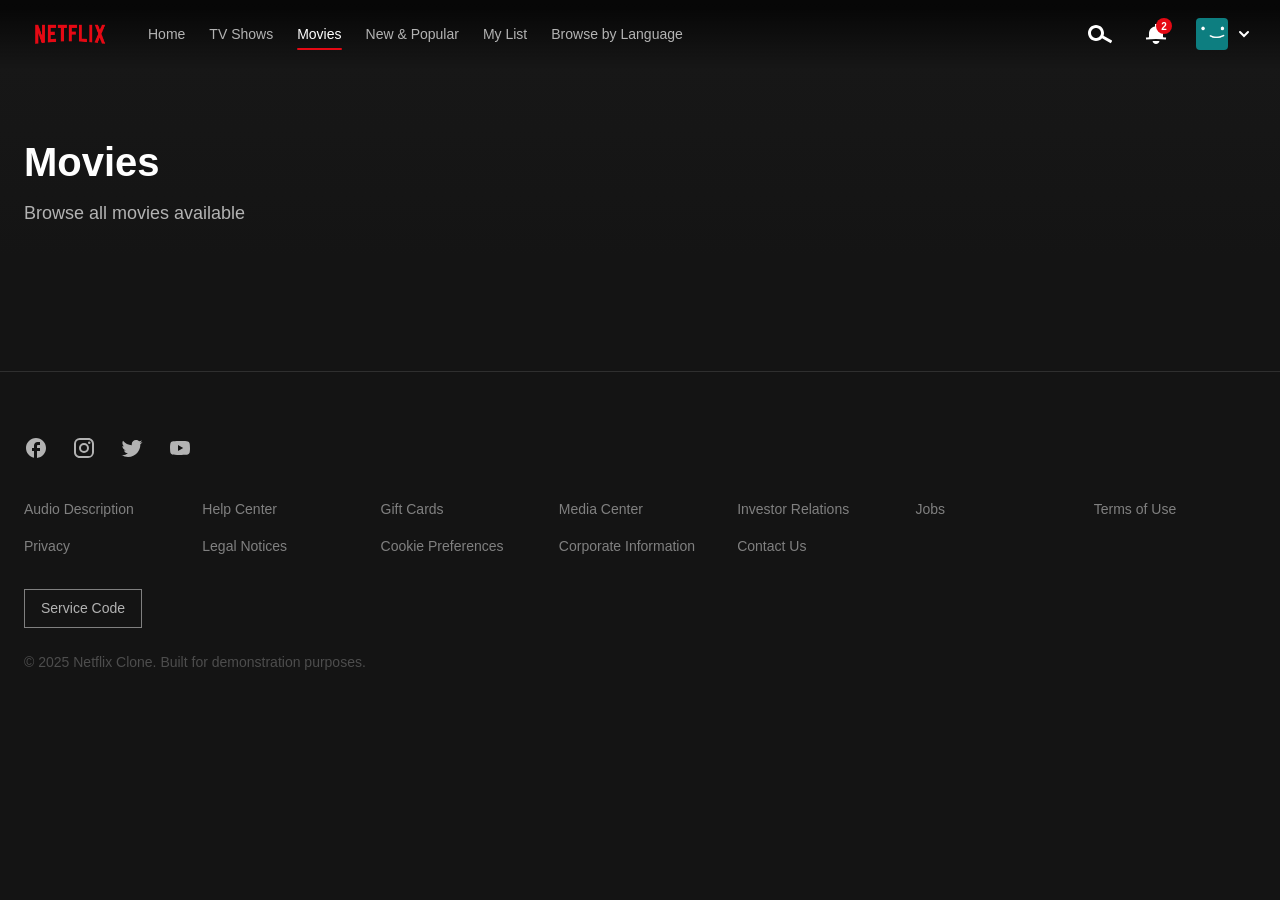
<file: pages/movies.html>
<!DOCTYPE html>
<html lang="en">
  <head>
    <meta charset="UTF-8" />
    <meta name="viewport" content="width=device-width, initial-scale=1.0" />
    <meta name="description" content="Browse all movies on Netflix Clone" />
    <title>Movies - Netflix Clone</title>
    <link rel="stylesheet" href="../css/styles.css" />
    <script defer src="../js/index.js"></script>
  </head>
  <body>
    <!-- Header -->
    <header id="header" class="header" role="banner">
      <div class="header__container container">
        <div class="header__left">
          
            

            <img
              src="../assets/images/Netflix-Brand-Logo.png"
              alt="Netflix"
              class="header__logo"
              width="92"
              height="25"
            />
          </a>

          <!-- Mobile Menu Toggle -->
          <button
            class="mobile-menu-toggle"
            id="mobile-menu-toggle"
            aria-label="Toggle navigation"
            aria-expanded="false"
          >
            <span class="hamburger"></span>
          </button>

          <nav
            class="header__nav"
            id="main-nav"
            role="navigation"
            aria-label="Main navigation"
          >
            <ul class="nav__list">
              <li class="nav__item nav__item">
                <a href="../index.html" class="nav__link">Home</a>
              </li>
              <li class="nav__item">
                <a href="../pages/tv-shows.html" class="nav__link">TV Shows</a>
              </li>
              <li class="nav__item--active">
                <a href="../pages/movies.html" class="nav__link">Movies</a>
              </li>
              <li class="nav__item">
                <a href="../pages/new-popular.html" class="nav__link"
                  >New & Popular</a
                >
              </li>
              <li class="nav__item">
                <a href="../pages/my-list.html" class="nav__link">My List</a>
              </li>
              <li class="nav__item">
                <a href="../pages/browse-languages.html" class="nav__link"
                  >Browse by Language</a
                >
              </li>
            </ul>
          </nav>
        </div>

        <div class="header__right">
          <!-- Search -->
          <div class="search" data-dropdown="search">
            <button
              class="search__toggle icon-btn"
              aria-label="Search"
              aria-expanded="false"
              aria-controls="search-container"
            >
              <svg
                width="24"
                height="24"
                viewBox="0 0 24 24"
                fill="none"
                aria-hidden="true"
              >
                <path
                  fill-rule="evenodd"
                  clip-rule="evenodd"
                  d="M13 11C13 13.76 10.76 16 8 16S3 13.76 3 11 5.24 6 8 6s5 2.24 5 5zm1.04 5.24C12.58 17.93 10.41 19 8 19 3.58 19 0 15.42 0 11S3.58 3 8 3s8 3.58 8 8c0 .93-.16 1.82-.45 2.65L24.25 18.7l-1.5 2.6-8.71-5.06z"
                  fill="currentColor"
                />
              </svg>
            </button>
            <div
              class="search__container dropdown"
              id="search-container"
              role="search"
            >
              <div class="search__bar">
                <svg
                  class="search__icon"
                  width="20"
                  height="20"
                  viewBox="0 0 24 24"
                  fill="none"
                  aria-hidden="true"
                >
                  <path
                    fill-rule="evenodd"
                    clip-rule="evenodd"
                    d="M13 11C13 13.76 10.76 16 8 16S3 13.76 3 11 5.24 6 8 6s5 2.24 5 5zm1.04 5.24C12.58 17.93 10.41 19 8 19 3.58 19 0 15.42 0 11S3.58 3 8 3s8 3.58 8 8c0 .93-.16 1.82-.45 2.65L24.25 18.7l-1.5 2.6-8.71-5.06z"
                    fill="currentColor"
                  />
                </svg>
                <input
                  type="search"
                  id="search-input"
                  class="search__input"
                  placeholder="Titles, people, genres"
                  autocomplete="off"
                  aria-label="Search for titles, people, or genres"
                />
                <button
                  class="search__clear"
                  id="search-clear"
                  aria-label="Clear search"
                  hidden
                >
                  &times;
                </button>
              </div>
              <div
                class="search__results"
                id="search-results"
                role="listbox"
                aria-label="Search results"
              ></div>
            </div>
          </div>

          <!-- Notifications -->
          <div class="notifications" data-dropdown="notifications">
            <button
              class="notifications__toggle icon-btn"
              aria-label="Notifications"
              aria-expanded="false"
              aria-controls="notifications-dropdown"
            >
              <svg
                width="24"
                height="24"
                viewBox="0 0 24 24"
                fill="none"
                aria-hidden="true"
              >
                <path
                  fill-rule="evenodd"
                  clip-rule="evenodd"
                  d="M13 4.57C16.39 5.06 19 7.97 19 11.5v3.75c1.05.08 2.08.17 3.11.28l-.21 1.99C18.72 17.18 15.41 17 12 17s-6.72.18-9.89.52l-.22-1.99c1.03-.11 2.07-.2 3.11-.28V11.5c0-3.53 2.61-6.44 6-6.93V2h2v2.57zM8.63 19.37C8.66 20.52 10.15 22 12 22s3.34-1.48 3.37-2.63c.01-.22-.2-.37-.42-.37H9.05c-.22 0-.43.15-.42.37z"
                  fill="currentColor"
                />
              </svg>
              <span class="notifications__badge" id="notifications-badge" hidden
                >0</span
              >
            </button>
            <div
              class="notifications__dropdown dropdown"
              id="notifications-dropdown"
            >
              <div class="dropdown__header">
                <h3 class="dropdown__title">Notifications</h3>
                <button class="dropdown__action" id="mark-all-read">
                  Mark all read
                </button>
              </div>
              <div class="notifications__list" id="notifications-list"></div>
            </div>
          </div>

          <!-- Profile -->
          <div class="profile" data-dropdown="profile">
            <button
              class="profile__toggle"
              aria-label="Profile menu"
              aria-expanded="false"
              aria-controls="profile-dropdown"
            >
              <img
                src="../assets/images/profile.png"
                alt=""
                class="profile__icon"
                width="32"
                height="32"
              />
              <svg
                class="profile__caret"
                width="16"
                height="16"
                viewBox="0 0 16 16"
                fill="none"
                aria-hidden="true"
              >
                <path
                  d="M4 6l4 4 4-4"
                  stroke="currentColor"
                  stroke-width="2"
                  stroke-linecap="round"
                />
              </svg>
            </button>
            <div class="profile__dropdown dropdown" id="profile-dropdown">
              <div class="profile__header">
                <img
                  src="../assets/images/profile.png"
                  alt=""
                  class="profile__avatar"
                  width="36"
                  height="36"
                />
                <div class="profile__info">
                  <span class="profile__name">John Doe</span>
                  <span class="profile__email">john@example.com</span>
                </div>
              </div>
              <nav class="profile__menu" aria-label="Profile menu">
                <a href="#" class="profile__menu-item"
                  ><svg width="20" height="20" viewBox="0 0 24 24" fill="none">
                    <path
                      d="M12 12c2.76 0 5-2.24 5-5s-2.24-5-5-5-5 2.24-5 5 2.24 5 5 5zm0 2c-3.33 0-10 1.67-10 5v2h20v-2c0-3.33-6.67-5-10-5z"
                      fill="currentColor"
                    /></svg
                  >Account</a
                >
                <a href="#" class="profile__menu-item"
                  ><svg width="20" height="20" viewBox="0 0 24 24" fill="none">
                    <path
                      d="M11 18h2v-2h-2v2zm1-16C6.48 2 2 6.48 2 12s4.48 10 10 10 10-4.48 10-10S17.52 2 12 2zm0 18c-4.41 0-8-3.59-8-8s3.59-8 8-8 8 3.59 8 8-3.59 8-8 8zm0-14c-2.21 0-4 1.79-4 4h2c0-1.1.9-2 2-2s2 .9 2 2c0 2-3 1.75-3 5h2c0-2.25 3-2.5 3-5 0-2.21-1.79-4-4-4z"
                      fill="currentColor"
                    /></svg
                  >Help Center</a
                >
                <div class="profile__divider"></div>
                <a
                  href="#"
                  class="profile__menu-item profile__menu-item--danger"
                  ><svg width="20" height="20" viewBox="0 0 24 24" fill="none">
                    <path
                      d="M17 7l-1.41 1.41L18.17 11H8v2h10.17l-2.58 2.58L17 17l5-5-5-5zM4 5h8V3H4c-1.1 0-2 .9-2 2v14c0 1.1.9 2 2 2h8v-2H4V5z"
                      fill="currentColor"
                    /></svg
                  >Sign out</a
                >
              </nav>
            </div>
          </div>
        </div>
      </div>
    </header>

    <main class="main">
      <!-- Page Header -->
      <section class="page-header">
        <div class="container">
          <h1 class="page-header__title">Movies</h1>
          <p class="page-header__subtitle">Browse all movies available</p>
        </div>
      </section>

      <!-- Content -->
      <section class="content-sections container" id="content-sections">
        <div class="loading">Loading movies...</div>
      </section>
    </main>

    <!-- Footer -->
    <footer class="footer" role="contentinfo">
      <div class="container">
        <div class="footer__social">
          <a href="#" class="footer__social-link" aria-label="Facebook"
            ><svg
              width="24"
              height="24"
              viewBox="0 0 24 24"
              fill="currentColor"
            >
              <path
                d="M22 12c0-5.52-4.48-10-10-10S2 6.48 2 12c0 4.84 3.44 8.87 8 9.8V15H8v-3h2V9.5C10 7.57 11.57 6 13.5 6H16v3h-2c-.55 0-1 .45-1 1v2h3v3h-3v6.95c5.05-.5 9-4.76 9-9.95z"
              /></svg
          ></a>
          <a href="#" class="footer__social-link" aria-label="Instagram"
            ><svg
              width="24"
              height="24"
              viewBox="0 0 24 24"
              fill="currentColor"
            >
              <path
                d="M7.8 2h8.4C19.4 2 22 4.6 22 7.8v8.4a5.8 5.8 0 01-5.8 5.8H7.8C4.6 22 2 19.4 2 16.2V7.8A5.8 5.8 0 017.8 2zm-.2 2A3.6 3.6 0 004 7.6v8.8C4 18.39 5.61 20 7.6 20h8.8a3.6 3.6 0 003.6-3.6V7.6C20 5.61 18.39 4 16.4 4H7.6zm9.65 1.5a1.25 1.25 0 110 2.5 1.25 1.25 0 010-2.5zM12 7a5 5 0 110 10 5 5 0 010-10zm0 2a3 3 0 100 6 3 3 0 000-6z"
              /></svg
          ></a>
          <a href="#" class="footer__social-link" aria-label="Twitter"
            ><svg
              width="24"
              height="24"
              viewBox="0 0 24 24"
              fill="currentColor"
            >
              <path
                d="M22.46 6c-.77.35-1.6.58-2.46.69.88-.53 1.56-1.37 1.88-2.38-.83.5-1.75.85-2.72 1.05C18.37 4.5 17.26 4 16 4c-2.35 0-4.27 1.92-4.27 4.29 0 .34.04.67.11.98C8.28 9.09 5.11 7.38 3 4.79c-.37.63-.58 1.37-.58 2.15 0 1.49.75 2.81 1.91 3.56-.71 0-1.37-.2-1.95-.5v.03c0 2.08 1.48 3.82 3.44 4.21a4.22 4.22 0 01-1.93.07 4.28 4.28 0 004 2.98 8.521 8.521 0 01-5.33 1.84c-.34 0-.68-.02-1.02-.06C3.44 20.29 5.7 21 8.12 21 16 21 20.33 14.46 20.33 8.79c0-.19 0-.37-.01-.56.84-.6 1.56-1.36 2.14-2.23z"
              /></svg
          ></a>
          <a href="#" class="footer__social-link" aria-label="YouTube"
            ><svg
              width="24"
              height="24"
              viewBox="0 0 24 24"
              fill="currentColor"
            >
              <path
                d="M10 15l5.19-3L10 9v6zm11.56-7.83c.13.47.22 1.1.28 1.9.07.8.1 1.49.1 2.09L22 12c0 2.19-.16 3.8-.44 4.83-.25.9-.83 1.48-1.73 1.73-.47.13-1.33.22-2.65.28-1.3.07-2.49.1-3.59.1L12 19c-4.19 0-6.8-.16-7.83-.44-.9-.25-1.48-.83-1.73-1.73-.13-.47-.22-1.1-.28-1.9-.07-.8-.1-1.49-.1-2.09L2 12c0-2.19.16-3.8.44-4.83.25-.9.83-1.48 1.73-1.73.47-.13 1.33-.22 2.65-.28 1.3-.07 2.49-.1 3.59-.1L12 5c4.19 0 6.8.16 7.83.44.9.25 1.48.83 1.73 1.73z"
              /></svg
          ></a>
        </div>
        <div class="footer__links">
          <a href="#">Audio Description</a>
          <a href="#">Help Center</a>
          <a href="#">Gift Cards</a>
          <a href="#">Media Center</a>
          <a href="#">Investor Relations</a>
          <a href="#">Jobs</a>
          <a href="#">Terms of Use</a>
          <a href="#">Privacy</a>
          <a href="#">Legal Notices</a>
          <a href="#">Cookie Preferences</a>
          <a href="#">Corporate Information</a>
          <a href="#">Contact Us</a>
        </div>
        <button class="footer__service-code">Service Code</button>
        <p class="footer__copyright">
          &copy; 2025 Netflix Clone. Built for demonstration purposes.
        </p>
      </div>
    </footer>

    <div class="overlay" id="global-overlay"></div>

    <!-- Toast Container -->
    <div class="toast-container" id="toast-container" aria-live="polite"></div>
  </body>
</html>
</file>
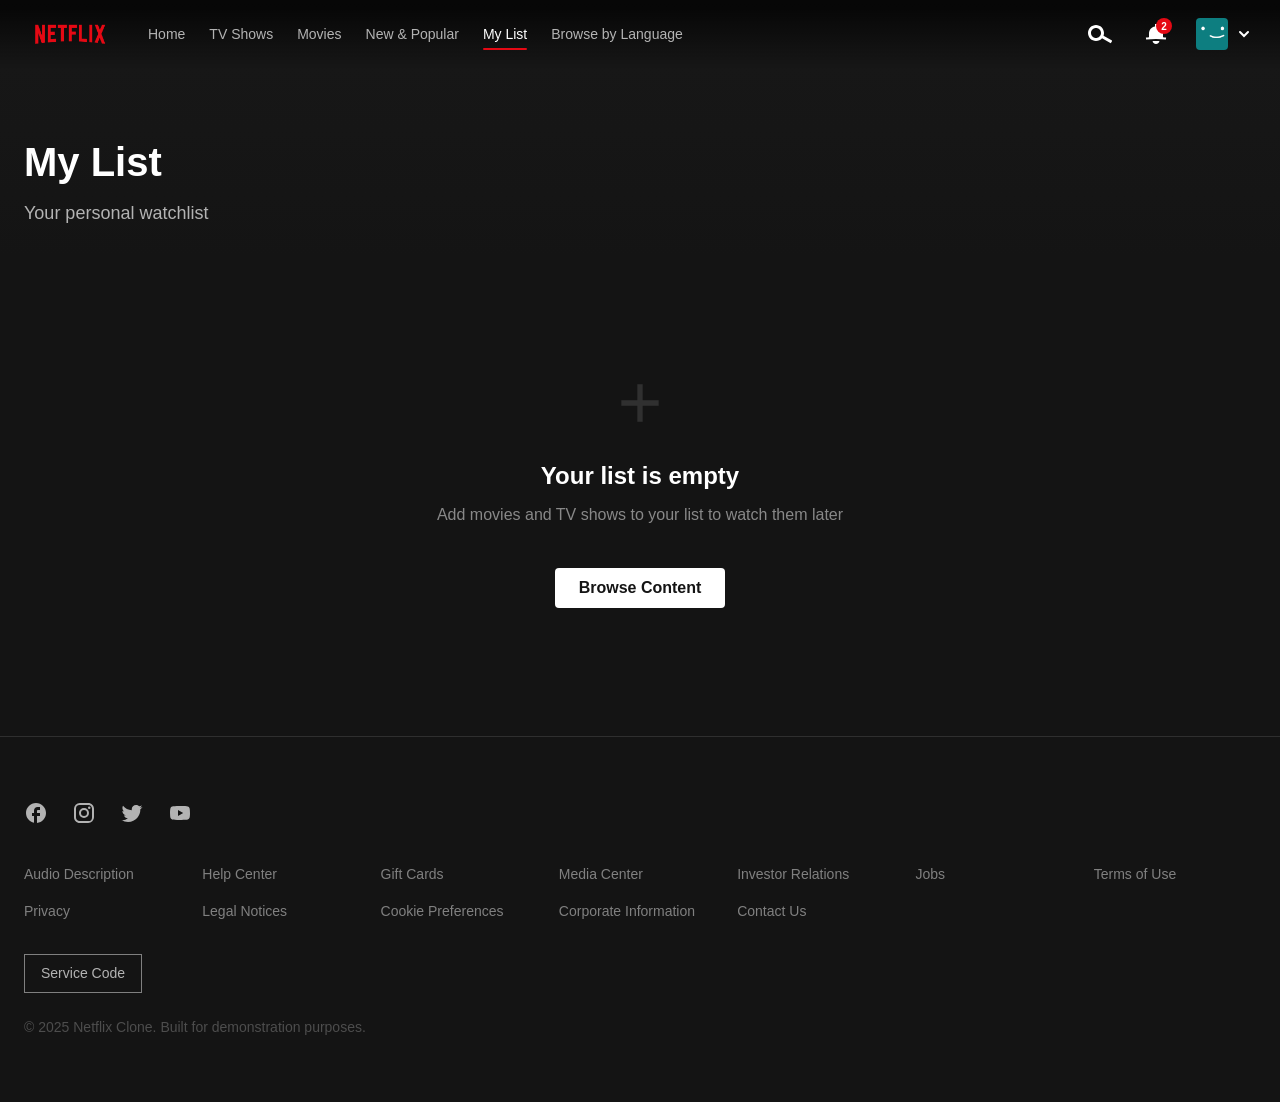
<file: pages/my-list.html>
<!DOCTYPE html>
<html lang="en">
  <head>
    <meta charset="UTF-8" />
    <meta name="viewport" content="width=device-width, initial-scale=1.0" />
    <title>My List - Netflix Clone</title>
    <link rel="stylesheet" href="../css/styles.css" />
    <script defer src="../js/index.js"></script>
  </head>
  <body>
    <header id="header" class="header" role="banner">
      <div class="header__container container">
        <div class="header__left">
          <a
            href="../index.html"
            class="header__logo-link"
            aria-label="Netflix Home"
          >
            <img
              src="../assets/images/Netflix-Brand-Logo.png"
              alt="Netflix"
              class="header__logo"
              width="92"
              height="25"
            />
          </a>

          <!-- Mobile Menu Toggle -->
          <button
            class="mobile-menu-toggle"
            id="mobile-menu-toggle"
            aria-label="Toggle navigation"
            aria-expanded="false"
          >
            <span class="hamburger"></span>
          </button>

          <nav
            class="header__nav"
            id="main-nav"
            role="navigation"
            aria-label="Main navigation"
          >
            <ul class="nav__list">
              <li class="nav__item nav__item">
                <a href="../index.html" class="nav__link">Home</a>
              </li>
              <li class="nav__item">
                <a href="../pages/tv-shows.html" class="nav__link">TV Shows</a>
              </li>
              <li class="nav__item">
                <a href="../pages/movies.html" class="nav__link">Movies</a>
              </li>
              <li class="nav__item">
                <a href="../pages/new-popular.html" class="nav__link"
                  >New & Popular</a
                >
              </li>
              <li class="nav__item--active">
                <a href="../pages/my-list.html" class="nav__link">My List</a>
              </li>
              <li class="nav__item">
                <a href="../pages/browse-languages.html" class="nav__link"
                  >Browse by Language</a
                >
              </li>
            </ul>
          </nav>
        </div>

        <div class="header__right">
          <!-- Search -->
          <div class="search" data-dropdown="search">
            <button
              class="search__toggle icon-btn"
              aria-label="Search"
              aria-expanded="false"
              aria-controls="search-container"
            >
              <svg
                width="24"
                height="24"
                viewBox="0 0 24 24"
                fill="none"
                aria-hidden="true"
              >
                <path
                  fill-rule="evenodd"
                  clip-rule="evenodd"
                  d="M13 11C13 13.76 10.76 16 8 16S3 13.76 3 11 5.24 6 8 6s5 2.24 5 5zm1.04 5.24C12.58 17.93 10.41 19 8 19 3.58 19 0 15.42 0 11S3.58 3 8 3s8 3.58 8 8c0 .93-.16 1.82-.45 2.65L24.25 18.7l-1.5 2.6-8.71-5.06z"
                  fill="currentColor"
                />
              </svg>
            </button>
            <div
              class="search__container dropdown"
              id="search-container"
              role="search"
            >
              <div class="search__bar">
                <svg
                  class="search__icon"
                  width="20"
                  height="20"
                  viewBox="0 0 24 24"
                  fill="none"
                  aria-hidden="true"
                >
                  <path
                    fill-rule="evenodd"
                    clip-rule="evenodd"
                    d="M13 11C13 13.76 10.76 16 8 16S3 13.76 3 11 5.24 6 8 6s5 2.24 5 5zm1.04 5.24C12.58 17.93 10.41 19 8 19 3.58 19 0 15.42 0 11S3.58 3 8 3s8 3.58 8 8c0 .93-.16 1.82-.45 2.65L24.25 18.7l-1.5 2.6-8.71-5.06z"
                    fill="currentColor"
                  />
                </svg>
                <input
                  type="search"
                  id="search-input"
                  class="search__input"
                  placeholder="Titles, people, genres"
                  autocomplete="off"
                  aria-label="Search for titles, people, or genres"
                />
                <button
                  class="search__clear"
                  id="search-clear"
                  aria-label="Clear search"
                  hidden
                >
                  &times;
                </button>
              </div>
              <div
                class="search__results"
                id="search-results"
                role="listbox"
                aria-label="Search results"
              ></div>
            </div>
          </div>

          <!-- Notifications -->
          <div class="notifications" data-dropdown="notifications">
            <button
              class="notifications__toggle icon-btn"
              aria-label="Notifications"
              aria-expanded="false"
              aria-controls="notifications-dropdown"
            >
              <svg
                width="24"
                height="24"
                viewBox="0 0 24 24"
                fill="none"
                aria-hidden="true"
              >
                <path
                  fill-rule="evenodd"
                  clip-rule="evenodd"
                  d="M13 4.57C16.39 5.06 19 7.97 19 11.5v3.75c1.05.08 2.08.17 3.11.28l-.21 1.99C18.72 17.18 15.41 17 12 17s-6.72.18-9.89.52l-.22-1.99c1.03-.11 2.07-.2 3.11-.28V11.5c0-3.53 2.61-6.44 6-6.93V2h2v2.57zM8.63 19.37C8.66 20.52 10.15 22 12 22s3.34-1.48 3.37-2.63c.01-.22-.2-.37-.42-.37H9.05c-.22 0-.43.15-.42.37z"
                  fill="currentColor"
                />
              </svg>
              <span class="notifications__badge" id="notifications-badge" hidden
                >0</span
              >
            </button>
            <div
              class="notifications__dropdown dropdown"
              id="notifications-dropdown"
            >
              <div class="dropdown__header">
                <h3 class="dropdown__title">Notifications</h3>
                <button class="dropdown__action" id="mark-all-read">
                  Mark all read
                </button>
              </div>
              <div class="notifications__list" id="notifications-list"></div>
            </div>
          </div>

          <!-- Profile -->
          <div class="profile" data-dropdown="profile">
            <button
              class="profile__toggle"
              aria-label="Profile menu"
              aria-expanded="false"
              aria-controls="profile-dropdown"
            >
              <img
                src="../assets/images/profile.png"
                alt=""
                class="profile__icon"
                width="32"
                height="32"
              />
              <svg
                class="profile__caret"
                width="16"
                height="16"
                viewBox="0 0 16 16"
                fill="none"
                aria-hidden="true"
              >
                <path
                  d="M4 6l4 4 4-4"
                  stroke="currentColor"
                  stroke-width="2"
                  stroke-linecap="round"
                />
              </svg>
            </button>
            <div class="profile__dropdown dropdown" id="profile-dropdown">
              <div class="profile__header">
                <img
                  src="../assets/images/profile.png"
                  alt=""
                  class="profile__avatar"
                  width="36"
                  height="36"
                />
                <div class="profile__info">
                  <span class="profile__name">John Doe</span>
                  <span class="profile__email">john@example.com</span>
                </div>
              </div>
              <nav class="profile__menu" aria-label="Profile menu">
                <a href="#" class="profile__menu-item"
                  ><svg width="20" height="20" viewBox="0 0 24 24" fill="none">
                    <path
                      d="M12 12c2.76 0 5-2.24 5-5s-2.24-5-5-5-5 2.24-5 5 2.24 5 5 5zm0 2c-3.33 0-10 1.67-10 5v2h20v-2c0-3.33-6.67-5-10-5z"
                      fill="currentColor"
                    /></svg
                  >Account</a
                >
                <a href="#" class="profile__menu-item"
                  ><svg width="20" height="20" viewBox="0 0 24 24" fill="none">
                    <path
                      d="M11 18h2v-2h-2v2zm1-16C6.48 2 2 6.48 2 12s4.48 10 10 10 10-4.48 10-10S17.52 2 12 2zm0 18c-4.41 0-8-3.59-8-8s3.59-8 8-8 8 3.59 8 8-3.59 8-8 8zm0-14c-2.21 0-4 1.79-4 4h2c0-1.1.9-2 2-2s2 .9 2 2c0 2-3 1.75-3 5h2c0-2.25 3-2.5 3-5 0-2.21-1.79-4-4-4z"
                      fill="currentColor"
                    /></svg
                  >Help Center</a
                >
                <div class="profile__divider"></div>
                <a
                  href="#"
                  class="profile__menu-item profile__menu-item--danger"
                  ><svg width="20" height="20" viewBox="0 0 24 24" fill="none">
                    <path
                      d="M17 7l-1.41 1.41L18.17 11H8v2h10.17l-2.58 2.58L17 17l5-5-5-5zM4 5h8V3H4c-1.1 0-2 .9-2 2v14c0 1.1.9 2 2 2h8v-2H4V5z"
                      fill="currentColor"
                    /></svg
                  >Sign out</a
                >
              </nav>
            </div>
          </div>
        </div>
      </div>
    </header>

    <main class="main">
      <section class="page-header">
        <div class="container">
          <h1 class="page-header__title">My List</h1>
          <p class="page-header__subtitle">Your personal watchlist</p>
        </div>
      </section>

      <!-- Loading state -->
      <section class="content-sections container" id="content-sections">
        <div class="loading-state" id="loading-state">
          <div class="skeleton" style="height: 300px; margin: 1rem"></div>
        </div>
      </section>
    </main>

    <!-- Footer -->
    <footer class="footer" role="contentinfo">
      <div class="container">
        <div class="footer__social">
          <a href="#" class="footer__social-link" aria-label="Facebook"
            ><svg
              width="24"
              height="24"
              viewBox="0 0 24 24"
              fill="currentColor"
            >
              <path
                d="M22 12c0-5.52-4.48-10-10-10S2 6.48 2 12c0 4.84 3.44 8.87 8 9.8V15H8v-3h2V9.5C10 7.57 11.57 6 13.5 6H16v3h-2c-.55 0-1 .45-1 1v2h3v3h-3v6.95c5.05-.5 9-4.76 9-9.95z"
              /></svg
          ></a>
          <a href="#" class="footer__social-link" aria-label="Instagram"
            ><svg
              width="24"
              height="24"
              viewBox="0 0 24 24"
              fill="currentColor"
            >
              <path
                d="M7.8 2h8.4C19.4 2 22 4.6 22 7.8v8.4a5.8 5.8 0 01-5.8 5.8H7.8C4.6 22 2 19.4 2 16.2V7.8A5.8 5.8 0 017.8 2zm-.2 2A3.6 3.6 0 004 7.6v8.8C4 18.39 5.61 20 7.6 20h8.8a3.6 3.6 0 003.6-3.6V7.6C20 5.61 18.39 4 16.4 4H7.6zm9.65 1.5a1.25 1.25 0 110 2.5 1.25 1.25 0 010-2.5zM12 7a5 5 0 110 10 5 5 0 010-10zm0 2a3 3 0 100 6 3 3 0 000-6z"
              /></svg
          ></a>
          <a href="#" class="footer__social-link" aria-label="Twitter"
            ><svg
              width="24"
              height="24"
              viewBox="0 0 24 24"
              fill="currentColor"
            >
              <path
                d="M22.46 6c-.77.35-1.6.58-2.46.69.88-.53 1.56-1.37 1.88-2.38-.83.5-1.75.85-2.72 1.05C18.37 4.5 17.26 4 16 4c-2.35 0-4.27 1.92-4.27 4.29 0 .34.04.67.11.98C8.28 9.09 5.11 7.38 3 4.79c-.37.63-.58 1.37-.58 2.15 0 1.49.75 2.81 1.91 3.56-.71 0-1.37-.2-1.95-.5v.03c0 2.08 1.48 3.82 3.44 4.21a4.22 4.22 0 01-1.93.07 4.28 4.28 0 004 2.98 8.521 8.521 0 01-5.33 1.84c-.34 0-.68-.02-1.02-.06C3.44 20.29 5.7 21 8.12 21 16 21 20.33 14.46 20.33 8.79c0-.19 0-.37-.01-.56.84-.6 1.56-1.36 2.14-2.23z"
              /></svg
          ></a>
          <a href="#" class="footer__social-link" aria-label="YouTube"
            ><svg
              width="24"
              height="24"
              viewBox="0 0 24 24"
              fill="currentColor"
            >
              <path
                d="M10 15l5.19-3L10 9v6zm11.56-7.83c.13.47.22 1.1.28 1.9.07.8.1 1.49.1 2.09L22 12c0 2.19-.16 3.8-.44 4.83-.25.9-.83 1.48-1.73 1.73-.47.13-1.33.22-2.65.28-1.3.07-2.49.1-3.59.1L12 19c-4.19 0-6.8-.16-7.83-.44-.9-.25-1.48-.83-1.73-1.73-.13-.47-.22-1.1-.28-1.9-.07-.8-.1-1.49-.1-2.09L2 12c0-2.19.16-3.8.44-4.83.25-.9.83-1.48 1.73-1.73.47-.13 1.33-.22 2.65-.28 1.3-.07 2.49-.1 3.59-.1L12 5c4.19 0 6.8.16 7.83.44.9.25 1.48.83 1.73 1.73z"
              /></svg
          ></a>
        </div>
        <div class="footer__links">
          <a href="#">Audio Description</a>
          <a href="#">Help Center</a>
          <a href="#">Gift Cards</a>
          <a href="#">Media Center</a>
          <a href="#">Investor Relations</a>
          <a href="#">Jobs</a>
          <a href="#">Terms of Use</a>
          <a href="#">Privacy</a>
          <a href="#">Legal Notices</a>
          <a href="#">Cookie Preferences</a>
          <a href="#">Corporate Information</a>
          <a href="#">Contact Us</a>
        </div>
        <button class="footer__service-code">Service Code</button>
        <p class="footer__copyright">
          &copy; 2025 Netflix Clone. Built for demonstration purposes.
        </p>
      </div>
    </footer>

    <!-- Toast container for notifications -->
    <div id="toast-container" class="toast-container"></div>
    <!-- Overlay for mobile menu/dropdowns -->
    <div id="overlay" class="overlay"></div>
  </body>
</html>
</file>
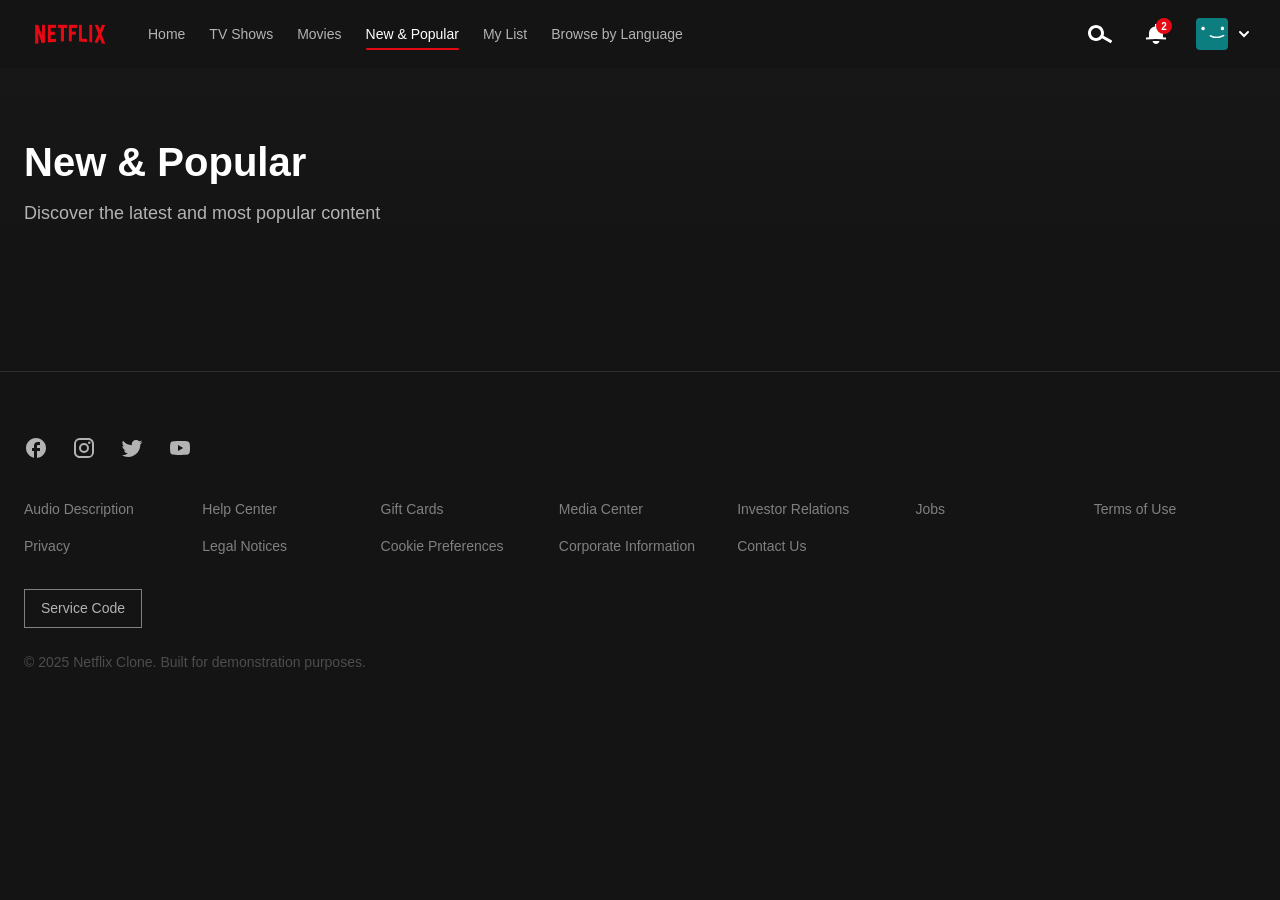
<file: pages/new-popular.html>
<!DOCTYPE html>
<html lang="en">
  <head>
    <meta charset="UTF-8" />
    <meta name="viewport" content="width=device-width, initial-scale=1.0" />
    <link rel="preconnect" href="https://api.themoviedb.org" />
    <link rel="preconnect" href="https://image.tmdb.org" />
    <link rel="stylesheet" href="../css/styles.css" />
    <script defer src="../js/index.js"></script>
    <title>New & Popular - Netflix Clone</title>
  </head>
  <body>
    <header id="header" class="header header--scrolled">
      <div class="header__container container">
        <div class="header__left">
          <img
            src="../assets/images/Netflix-Brand-Logo.png"
            alt="Netflix Logo"
            class="header__logo"
          />
          <nav class="header__nav">
            <ul class="nav__list">
              <li class="nav__item">
                <a href="../index.html" class="nav__link">Home</a>
              </li>
              <li class="nav__item">
                <a href="../pages/tv-shows.html" class="nav__link">TV Shows</a>
              </li>
              <li class="nav__item">
                <a href="../pages/movies.html" class="nav__link">Movies</a>
              </li>
              <li class="nav__item nav__item--active">
                <a href="../pages/new-popular.html" class="nav__link"
                  >New & Popular</a
                >
              </li>
              <li class="nav__item">
                <a href="../pages/my-list.html" class="nav__link">My List</a>
              </li>
              <li class="nav__item">
                <a href="../pages/browse-languages.html" class="nav__link"
                  >Browse by Language</a
                >
              </li>
            </ul>
          </nav>
        </div>

        <div class="header__right">
          <!-- Search -->
          <div class="search" data-dropdown="search">
            <button
              class="search__toggle icon-btn"
              aria-label="Search"
              aria-expanded="false"
              aria-controls="search-container"
            >
              <svg
                width="24"
                height="24"
                viewBox="0 0 24 24"
                fill="none"
                aria-hidden="true"
              >
                <path
                  fill-rule="evenodd"
                  clip-rule="evenodd"
                  d="M13 11C13 13.76 10.76 16 8 16S3 13.76 3 11 5.24 6 8 6s5 2.24 5 5zm1.04 5.24C12.58 17.93 10.41 19 8 19 3.58 19 0 15.42 0 11S3.58 3 8 3s8 3.58 8 8c0 .93-.16 1.82-.45 2.65L24.25 18.7l-1.5 2.6-8.71-5.06z"
                  fill="currentColor"
                />
              </svg>
            </button>
            <div
              class="search__container dropdown"
              id="search-container"
              role="search"
            >
              <div class="search__bar">
                <svg
                  class="search__icon"
                  width="20"
                  height="20"
                  viewBox="0 0 24 24"
                  fill="none"
                  aria-hidden="true"
                >
                  <path
                    fill-rule="evenodd"
                    clip-rule="evenodd"
                    d="M13 11C13 13.76 10.76 16 8 16S3 13.76 3 11 5.24 6 8 6s5 2.24 5 5zm1.04 5.24C12.58 17.93 10.41 19 8 19 3.58 19 0 15.42 0 11S3.58 3 8 3s8 3.58 8 8c0 .93-.16 1.82-.45 2.65L24.25 18.7l-1.5 2.6-8.71-5.06z"
                    fill="currentColor"
                  />
                </svg>
                <input
                  type="search"
                  id="search-input"
                  class="search__input"
                  placeholder="Titles, people, genres"
                  autocomplete="off"
                  aria-label="Search for titles, people, or genres"
                />
                <button
                  class="search__clear"
                  id="search-clear"
                  aria-label="Clear search"
                  hidden
                >
                  &times;
                </button>
              </div>
              <div
                class="search__results"
                id="search-results"
                role="listbox"
                aria-label="Search results"
              ></div>
            </div>
          </div>

          <!-- Notifications -->
          <div class="notifications" data-dropdown="notifications">
            <button
              class="notifications__toggle icon-btn"
              aria-label="Notifications"
              aria-expanded="false"
              aria-controls="notifications-dropdown"
            >
              <svg
                width="24"
                height="24"
                viewBox="0 0 24 24"
                fill="none"
                aria-hidden="true"
              >
                <path
                  fill-rule="evenodd"
                  clip-rule="evenodd"
                  d="M13 4.57C16.39 5.06 19 7.97 19 11.5v3.75c1.05.08 2.08.17 3.11.28l-.21 1.99C18.72 17.18 15.41 17 12 17s-6.72.18-9.89.52l-.22-1.99c1.03-.11 2.07-.2 3.11-.28V11.5c0-3.53 2.61-6.44 6-6.93V2h2v2.57zM8.63 19.37C8.66 20.52 10.15 22 12 22s3.34-1.48 3.37-2.63c.01-.22-.2-.37-.42-.37H9.05c-.22 0-.43.15-.42.37z"
                  fill="currentColor"
                />
              </svg>
              <span class="notifications__badge" id="notifications-badge" hidden
                >0</span
              >
            </button>
            <div
              class="notifications__dropdown dropdown"
              id="notifications-dropdown"
            >
              <div class="dropdown__header">
                <h3 class="dropdown__title">Notifications</h3>
                <button class="dropdown__action" id="mark-all-read">
                  Mark all read
                </button>
              </div>
              <div class="notifications__list" id="notifications-list"></div>
            </div>
          </div>

          <!-- Profile -->
          <div class="profile" data-dropdown="profile">
            <button
              class="profile__toggle"
              aria-label="Profile menu"
              aria-expanded="false"
              aria-controls="profile-dropdown"
            >
              <img
                src="../assets/images/profile.png"
                alt=""
                class="profile__icon"
                width="32"
                height="32"
              />
              <svg
                class="profile__caret"
                width="16"
                height="16"
                viewBox="0 0 16 16"
                fill="none"
                aria-hidden="true"
              >
                <path
                  d="M4 6l4 4 4-4"
                  stroke="currentColor"
                  stroke-width="2"
                  stroke-linecap="round"
                />
              </svg>
            </button>
            <div class="profile__dropdown dropdown" id="profile-dropdown">
              <div class="profile__header">
                <img
                  src="../assets/images/profile.png"
                  alt=""
                  class="profile__avatar"
                  width="36"
                  height="36"
                />
                <div class="profile__info">
                  <span class="profile__name">John Doe</span>
                  <span class="profile__email">john@example.com</span>
                </div>
              </div>
              <nav class="profile__menu" aria-label="Profile menu">
                <a href="#" class="profile__menu-item"
                  ><svg width="20" height="20" viewBox="0 0 24 24" fill="none">
                    <path
                      d="M12 12c2.76 0 5-2.24 5-5s-2.24-5-5-5-5 2.24-5 5 2.24 5 5 5zm0 2c-3.33 0-10 1.67-10 5v2h20v-2c0-3.33-6.67-5-10-5z"
                      fill="currentColor"
                    /></svg
                  >Account</a
                >
                <a href="#" class="profile__menu-item"
                  ><svg width="20" height="20" viewBox="0 0 24 24" fill="none">
                    <path
                      d="M11 18h2v-2h-2v2zm1-16C6.48 2 2 6.48 2 12s4.48 10 10 10 10-4.48 10-10S17.52 2 12 2zm0 18c-4.41 0-8-3.59-8-8s3.59-8 8-8 8 3.59 8 8-3.59 8-8 8zm0-14c-2.21 0-4 1.79-4 4h2c0-1.1.9-2 2-2s2 .9 2 2c0 2-3 1.75-3 5h2c0-2.25 3-2.5 3-5 0-2.21-1.79-4-4-4z"
                      fill="currentColor"
                    /></svg
                  >Help Center</a
                >
                <div class="profile__divider"></div>
                <a
                  href="#"
                  class="profile__menu-item profile__menu-item--danger"
                  ><svg width="20" height="20" viewBox="0 0 24 24" fill="none">
                    <path
                      d="M17 7l-1.41 1.41L18.17 11H8v2h10.17l-2.58 2.58L17 17l5-5-5-5zM4 5h8V3H4c-1.1 0-2 .9-2 2v14c0 1.1.9 2 2 2h8v-2H4V5z"
                      fill="currentColor"
                    /></svg
                  >Sign out</a
                >
              </nav>
            </div>
          </div>
        </div>
      </div>
    </header>

    <main class="main">
      <section class="page-header">
        <div class="container">
          <h1 class="page-header__title">New & Popular</h1>
          <p class="page-header__subtitle">
            Discover the latest and most popular content
          </p>
        </div>
      </section>

      <section class="content-sections container" id="content-sections">
        <div class="loading">Loading new & popular content...</div>
      </section>
    </main>

    <!-- Footer -->
    <footer class="footer" role="contentinfo">
      <div class="container">
        <div class="footer__social">
          <a href="#" class="footer__social-link" aria-label="Facebook"
            ><svg
              width="24"
              height="24"
              viewBox="0 0 24 24"
              fill="currentColor"
            >
              <path
                d="M22 12c0-5.52-4.48-10-10-10S2 6.48 2 12c0 4.84 3.44 8.87 8 9.8V15H8v-3h2V9.5C10 7.57 11.57 6 13.5 6H16v3h-2c-.55 0-1 .45-1 1v2h3v3h-3v6.95c5.05-.5 9-4.76 9-9.95z"
              /></svg
          ></a>
          <a href="#" class="footer__social-link" aria-label="Instagram"
            ><svg
              width="24"
              height="24"
              viewBox="0 0 24 24"
              fill="currentColor"
            >
              <path
                d="M7.8 2h8.4C19.4 2 22 4.6 22 7.8v8.4a5.8 5.8 0 01-5.8 5.8H7.8C4.6 22 2 19.4 2 16.2V7.8A5.8 5.8 0 017.8 2zm-.2 2A3.6 3.6 0 004 7.6v8.8C4 18.39 5.61 20 7.6 20h8.8a3.6 3.6 0 003.6-3.6V7.6C20 5.61 18.39 4 16.4 4H7.6zm9.65 1.5a1.25 1.25 0 110 2.5 1.25 1.25 0 010-2.5zM12 7a5 5 0 110 10 5 5 0 010-10zm0 2a3 3 0 100 6 3 3 0 000-6z"
              /></svg
          ></a>
          <a href="#" class="footer__social-link" aria-label="Twitter"
            ><svg
              width="24"
              height="24"
              viewBox="0 0 24 24"
              fill="currentColor"
            >
              <path
                d="M22.46 6c-.77.35-1.6.58-2.46.69.88-.53 1.56-1.37 1.88-2.38-.83.5-1.75.85-2.72 1.05C18.37 4.5 17.26 4 16 4c-2.35 0-4.27 1.92-4.27 4.29 0 .34.04.67.11.98C8.28 9.09 5.11 7.38 3 4.79c-.37.63-.58 1.37-.58 2.15 0 1.49.75 2.81 1.91 3.56-.71 0-1.37-.2-1.95-.5v.03c0 2.08 1.48 3.82 3.44 4.21a4.22 4.22 0 01-1.93.07 4.28 4.28 0 004 2.98 8.521 8.521 0 01-5.33 1.84c-.34 0-.68-.02-1.02-.06C3.44 20.29 5.7 21 8.12 21 16 21 20.33 14.46 20.33 8.79c0-.19 0-.37-.01-.56.84-.6 1.56-1.36 2.14-2.23z"
              /></svg
          ></a>
          <a href="#" class="footer__social-link" aria-label="YouTube"
            ><svg
              width="24"
              height="24"
              viewBox="0 0 24 24"
              fill="currentColor"
            >
              <path
                d="M10 15l5.19-3L10 9v6zm11.56-7.83c.13.47.22 1.1.28 1.9.07.8.1 1.49.1 2.09L22 12c0 2.19-.16 3.8-.44 4.83-.25.9-.83 1.48-1.73 1.73-.47.13-1.33.22-2.65.28-1.3.07-2.49.1-3.59.1L12 19c-4.19 0-6.8-.16-7.83-.44-.9-.25-1.48-.83-1.73-1.73-.13-.47-.22-1.1-.28-1.9-.07-.8-.1-1.49-.1-2.09L2 12c0-2.19.16-3.8.44-4.83.25-.9.83-1.48 1.73-1.73.47-.13 1.33-.22 2.65-.28 1.3-.07 2.49-.1 3.59-.1L12 5c4.19 0 6.8.16 7.83.44.9.25 1.48.83 1.73 1.73z"
              /></svg
          ></a>
        </div>
        <div class="footer__links">
          <a href="#">Audio Description</a>
          <a href="#">Help Center</a>
          <a href="#">Gift Cards</a>
          <a href="#">Media Center</a>
          <a href="#">Investor Relations</a>
          <a href="#">Jobs</a>
          <a href="#">Terms of Use</a>
          <a href="#">Privacy</a>
          <a href="#">Legal Notices</a>
          <a href="#">Cookie Preferences</a>
          <a href="#">Corporate Information</a>
          <a href="#">Contact Us</a>
        </div>
        <button class="footer__service-code">Service Code</button>
        <p class="footer__copyright">
          &copy; 2025 Netflix Clone. Built for demonstration purposes.
        </p>
      </div>
    </footer>

    <!-- Global Overlay -->
    <div class="overlay" id="global-overlay"></div>
    <!-- Toast Container -->
    <div class="toast-container" id="toast-container" aria-live="polite"></div>
  </body>
</html>
</file>
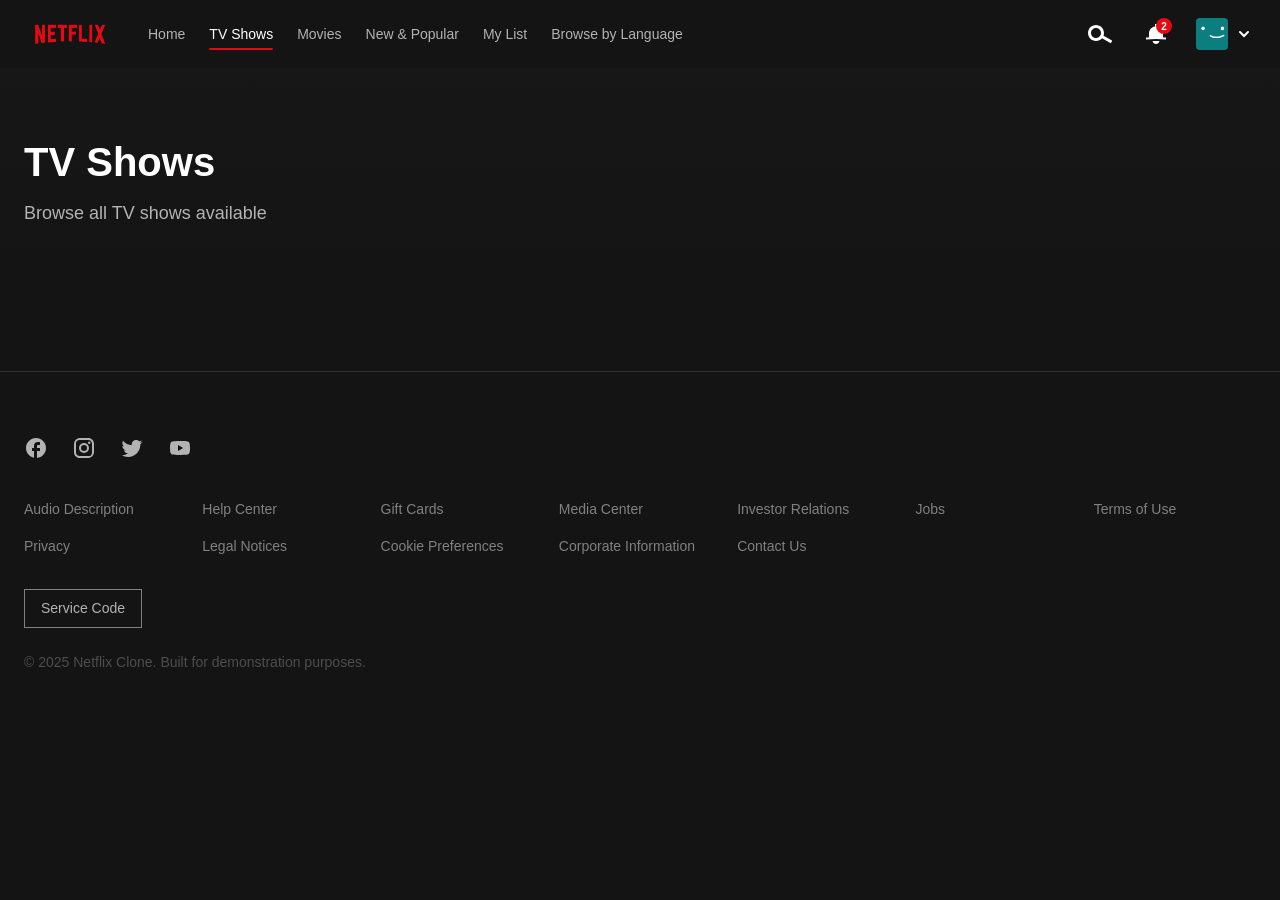
<file: pages/tv-shows.html>
<!DOCTYPE html>
<html lang="en">
  <head>
    <meta charset="UTF-8" />
    <meta name="viewport" content="width=device-width, initial-scale=1.0" />
    <title>TV Shows - Netflix Clone</title>
    <link rel="stylesheet" href="../css/styles.css" />
    <script defer src="../js/index.js"></script>
  </head>
  <body>
    <header id="header" class="header header--scrolled">
      <div class="header__container container">
        <div class="header__left">
          <img
            src="../assets/images/Netflix-Brand-Logo.png"
            alt="Netflix Logo"
            class="header__logo"
          />
          <nav class="header__nav">
            <ul class="nav__list">
              <li class="nav__item">
                <a href="../index.html" class="nav__link">Home</a>
              </li>
              <li class="nav__item nav__item--active">
                <a href="../pages/tv-shows.html" class="nav__link">TV Shows</a>
              </li>
              <li class="nav__item">
                <a href="../pages/movies.html" class="nav__link">Movies</a>
              </li>
              <li class="nav__item">
                <a href="../pages/new-popular.html" class="nav__link"
                  >New & Popular</a
                >
              </li>
              <li class="nav__item">
                <a href="../pages/my-list.html" class="nav__link">My List</a>
              </li>
              <li class="nav__item">
                <a href="../pages/browse-languages.html" class="nav__link"
                  >Browse by Language</a
                >
              </li>
            </ul>
          </nav>
        </div>

        <div class="header__right">
          <!-- Search -->
          <div class="search" data-dropdown="search">
            <button
              class="search__toggle icon-btn"
              aria-label="Search"
              aria-expanded="false"
              aria-controls="search-container"
            >
              <svg
                width="24"
                height="24"
                viewBox="0 0 24 24"
                fill="none"
                aria-hidden="true"
              >
                <path
                  fill-rule="evenodd"
                  clip-rule="evenodd"
                  d="M13 11C13 13.76 10.76 16 8 16S3 13.76 3 11 5.24 6 8 6s5 2.24 5 5zm1.04 5.24C12.58 17.93 10.41 19 8 19 3.58 19 0 15.42 0 11S3.58 3 8 3s8 3.58 8 8c0 .93-.16 1.82-.45 2.65L24.25 18.7l-1.5 2.6-8.71-5.06z"
                  fill="currentColor"
                />
              </svg>
            </button>
            <div
              class="search__container dropdown"
              id="search-container"
              role="search"
            >
              <div class="search__bar">
                <svg
                  class="search__icon"
                  width="20"
                  height="20"
                  viewBox="0 0 24 24"
                  fill="none"
                  aria-hidden="true"
                >
                  <path
                    fill-rule="evenodd"
                    clip-rule="evenodd"
                    d="M13 11C13 13.76 10.76 16 8 16S3 13.76 3 11 5.24 6 8 6s5 2.24 5 5zm1.04 5.24C12.58 17.93 10.41 19 8 19 3.58 19 0 15.42 0 11S3.58 3 8 3s8 3.58 8 8c0 .93-.16 1.82-.45 2.65L24.25 18.7l-1.5 2.6-8.71-5.06z"
                    fill="currentColor"
                  />
                </svg>
                <input
                  type="search"
                  id="search-input"
                  class="search__input"
                  placeholder="Titles, people, genres"
                  autocomplete="off"
                  aria-label="Search for titles, people, or genres"
                />
                <button
                  class="search__clear"
                  id="search-clear"
                  aria-label="Clear search"
                  hidden
                >
                  &times;
                </button>
              </div>
              <div
                class="search__results"
                id="search-results"
                role="listbox"
                aria-label="Search results"
              ></div>
            </div>
          </div>

          <!-- Notifications -->
          <div class="notifications" data-dropdown="notifications">
            <button
              class="notifications__toggle icon-btn"
              aria-label="Notifications"
              aria-expanded="false"
              aria-controls="notifications-dropdown"
            >
              <svg
                width="24"
                height="24"
                viewBox="0 0 24 24"
                fill="none"
                aria-hidden="true"
              >
                <path
                  fill-rule="evenodd"
                  clip-rule="evenodd"
                  d="M13 4.57C16.39 5.06 19 7.97 19 11.5v3.75c1.05.08 2.08.17 3.11.28l-.21 1.99C18.72 17.18 15.41 17 12 17s-6.72.18-9.89.52l-.22-1.99c1.03-.11 2.07-.2 3.11-.28V11.5c0-3.53 2.61-6.44 6-6.93V2h2v2.57zM8.63 19.37C8.66 20.52 10.15 22 12 22s3.34-1.48 3.37-2.63c.01-.22-.2-.37-.42-.37H9.05c-.22 0-.43.15-.42.37z"
                  fill="currentColor"
                />
              </svg>
              <span class="notifications__badge" id="notifications-badge" hidden
                >0</span
              >
            </button>
            <div
              class="notifications__dropdown dropdown"
              id="notifications-dropdown"
            >
              <div class="dropdown__header">
                <h3 class="dropdown__title">Notifications</h3>
                <button class="dropdown__action" id="mark-all-read">
                  Mark all read
                </button>
              </div>
              <div class="notifications__list" id="notifications-list"></div>
            </div>
          </div>

          <!-- Profile -->
          <div class="profile" data-dropdown="profile">
            <button
              class="profile__toggle"
              aria-label="Profile menu"
              aria-expanded="false"
              aria-controls="profile-dropdown"
            >
              <img
                src="../assets/images/profile.png"
                alt=""
                class="profile__icon"
                width="32"
                height="32"
              />
              <svg
                class="profile__caret"
                width="16"
                height="16"
                viewBox="0 0 16 16"
                fill="none"
                aria-hidden="true"
              >
                <path
                  d="M4 6l4 4 4-4"
                  stroke="currentColor"
                  stroke-width="2"
                  stroke-linecap="round"
                />
              </svg>
            </button>
            <div class="profile__dropdown dropdown" id="profile-dropdown">
              <div class="profile__header">
                <img
                  src="../assets/images/profile.png"
                  alt=""
                  class="profile__avatar"
                  width="36"
                  height="36"
                />
                <div class="profile__info">
                  <span class="profile__name">John Doe</span>
                  <span class="profile__email">john@example.com</span>
                </div>
              </div>
              <nav class="profile__menu" aria-label="Profile menu">
                <a href="#" class="profile__menu-item"
                  ><svg width="20" height="20" viewBox="0 0 24 24" fill="none">
                    <path
                      d="M12 12c2.76 0 5-2.24 5-5s-2.24-5-5-5-5 2.24-5 5 2.24 5 5 5zm0 2c-3.33 0-10 1.67-10 5v2h20v-2c0-3.33-6.67-5-10-5z"
                      fill="currentColor"
                    /></svg
                  >Account</a
                >
                <a href="#" class="profile__menu-item"
                  ><svg width="20" height="20" viewBox="0 0 24 24" fill="none">
                    <path
                      d="M11 18h2v-2h-2v2zm1-16C6.48 2 2 6.48 2 12s4.48 10 10 10 10-4.48 10-10S17.52 2 12 2zm0 18c-4.41 0-8-3.59-8-8s3.59-8 8-8 8 3.59 8 8-3.59 8-8 8zm0-14c-2.21 0-4 1.79-4 4h2c0-1.1.9-2 2-2s2 .9 2 2c0 2-3 1.75-3 5h2c0-2.25 3-2.5 3-5 0-2.21-1.79-4-4-4z"
                      fill="currentColor"
                    /></svg
                  >Help Center</a
                >
                <div class="profile__divider"></div>
                <a
                  href="#"
                  class="profile__menu-item profile__menu-item--danger"
                  ><svg width="20" height="20" viewBox="0 0 24 24" fill="none">
                    <path
                      d="M17 7l-1.41 1.41L18.17 11H8v2h10.17l-2.58 2.58L17 17l5-5-5-5zM4 5h8V3H4c-1.1 0-2 .9-2 2v14c0 1.1.9 2 2 2h8v-2H4V5z"
                      fill="currentColor"
                    /></svg
                  >Sign out</a
                >
              </nav>
            </div>
          </div>
        </div>
      </div>
    </header>

    <main class="main">
      <section class="page-header">
        <div class="container">
          <h1 class="page-header__title">TV Shows</h1>
          <p class="page-header__subtitle">Browse all TV shows available</p>
        </div>
      </section>

      <section class="content-sections container" id="content-sections">
        <div class="loading">Loading TV shows...</div>
      </section>
    </main>

    <!-- Footer -->
    <footer class="footer" role="contentinfo">
      <div class="container">
        <div class="footer__social">
          <a href="#" class="footer__social-link" aria-label="Facebook"
            ><svg
              width="24"
              height="24"
              viewBox="0 0 24 24"
              fill="currentColor"
            >
              <path
                d="M22 12c0-5.52-4.48-10-10-10S2 6.48 2 12c0 4.84 3.44 8.87 8 9.8V15H8v-3h2V9.5C10 7.57 11.57 6 13.5 6H16v3h-2c-.55 0-1 .45-1 1v2h3v3h-3v6.95c5.05-.5 9-4.76 9-9.95z"
              /></svg
          ></a>
          <a href="#" class="footer__social-link" aria-label="Instagram"
            ><svg
              width="24"
              height="24"
              viewBox="0 0 24 24"
              fill="currentColor"
            >
              <path
                d="M7.8 2h8.4C19.4 2 22 4.6 22 7.8v8.4a5.8 5.8 0 01-5.8 5.8H7.8C4.6 22 2 19.4 2 16.2V7.8A5.8 5.8 0 017.8 2zm-.2 2A3.6 3.6 0 004 7.6v8.8C4 18.39 5.61 20 7.6 20h8.8a3.6 3.6 0 003.6-3.6V7.6C20 5.61 18.39 4 16.4 4H7.6zm9.65 1.5a1.25 1.25 0 110 2.5 1.25 1.25 0 010-2.5zM12 7a5 5 0 110 10 5 5 0 010-10zm0 2a3 3 0 100 6 3 3 0 000-6z"
              /></svg
          ></a>
          <a href="#" class="footer__social-link" aria-label="Twitter"
            ><svg
              width="24"
              height="24"
              viewBox="0 0 24 24"
              fill="currentColor"
            >
              <path
                d="M22.46 6c-.77.35-1.6.58-2.46.69.88-.53 1.56-1.37 1.88-2.38-.83.5-1.75.85-2.72 1.05C18.37 4.5 17.26 4 16 4c-2.35 0-4.27 1.92-4.27 4.29 0 .34.04.67.11.98C8.28 9.09 5.11 7.38 3 4.79c-.37.63-.58 1.37-.58 2.15 0 1.49.75 2.81 1.91 3.56-.71 0-1.37-.2-1.95-.5v.03c0 2.08 1.48 3.82 3.44 4.21a4.22 4.22 0 01-1.93.07 4.28 4.28 0 004 2.98 8.521 8.521 0 01-5.33 1.84c-.34 0-.68-.02-1.02-.06C3.44 20.29 5.7 21 8.12 21 16 21 20.33 14.46 20.33 8.79c0-.19 0-.37-.01-.56.84-.6 1.56-1.36 2.14-2.23z"
              /></svg
          ></a>
          <a href="#" class="footer__social-link" aria-label="YouTube"
            ><svg
              width="24"
              height="24"
              viewBox="0 0 24 24"
              fill="currentColor"
            >
              <path
                d="M10 15l5.19-3L10 9v6zm11.56-7.83c.13.47.22 1.1.28 1.9.07.8.1 1.49.1 2.09L22 12c0 2.19-.16 3.8-.44 4.83-.25.9-.83 1.48-1.73 1.73-.47.13-1.33.22-2.65.28-1.3.07-2.49.1-3.59.1L12 19c-4.19 0-6.8-.16-7.83-.44-.9-.25-1.48-.83-1.73-1.73-.13-.47-.22-1.1-.28-1.9-.07-.8-.1-1.49-.1-2.09L2 12c0-2.19.16-3.8.44-4.83.25-.9.83-1.48 1.73-1.73.47-.13 1.33-.22 2.65-.28 1.3-.07 2.49-.1 3.59-.1L12 5c4.19 0 6.8.16 7.83.44.9.25 1.48.83 1.73 1.73z"
              /></svg
          ></a>
        </div>
        <div class="footer__links">
          <a href="#">Audio Description</a>
          <a href="#">Help Center</a>
          <a href="#">Gift Cards</a>
          <a href="#">Media Center</a>
          <a href="#">Investor Relations</a>
          <a href="#">Jobs</a>
          <a href="#">Terms of Use</a>
          <a href="#">Privacy</a>
          <a href="#">Legal Notices</a>
          <a href="#">Cookie Preferences</a>
          <a href="#">Corporate Information</a>
          <a href="#">Contact Us</a>
        </div>
        <button class="footer__service-code">Service Code</button>
        <p class="footer__copyright">
          &copy; 2025 Netflix Clone. Built for demonstration purposes.
        </p>
      </div>
    </footer>

    <!-- Global Overlay -->
    <div class="overlay" id="global-overlay"></div>
    <!-- Toast Container -->
    <div class="toast-container" id="toast-container" aria-live="polite"></div>
  </body>
</html>
</file>
<file: css/styles.css>
/**
 * Netflix Clone - CSS Architecture
 * 
 * @file        style.css
 * @version     1.0.0
 * @author      Abdul Mujeeb
 * @license     MIT
 * @copyright   2025 Netflix Clone Demo. All rights reserved.
 *
 * Advanced CSS architecture with design tokens, BEM methodology,
 * and mobile-first responsive design. Built with accessibility
 * and performance in mind.
 * 
 * @see https://github.com/mujeebdev3/netflix-clone-vanilla-javascript
 */

/* ===== CSS CUSTOM PROPERTIES ===== */
:root {
  /* Colors */
  --c-primary: #e50914;
  --c-primary-hover: #f6121d;
  --c-black: #141414;
  --c-dark: #181818;
  --c-dark-alt: #232323;
  --c-gray-900: #2f2f2f;
  --c-gray-700: #4d4d4d;
  --c-gray-500: #808080;
  --c-gray-300: #b3b3b3;
  --c-gray-100: #e5e5e5;
  --c-white: #ffffff;
  --c-success: #46d369;
  --c-warning: #f5c518;
  --c-info: #54b9c5;

  /* Spacing */
  --space-xs: 0.25rem;
  --space-sm: 0.5rem;
  --space-md: 1rem;
  --space-lg: 1.5rem;
  --space-xl: 2rem;
  --space-2xl: 3rem;
  --space-3xl: 4rem;

  /* Layout */
  --container-max: 1400px;
  --header-h: 68px;
  --card-w: 220px;
  --card-ratio: 1.5;

  /* Typography */
  --ff-base: "Netflix Sans", "Helvetica Neue", Helvetica, Arial, sans-serif;
  --fw-normal: 400;
  --fw-medium: 500;
  --fw-bold: 700;
  --fs-xs: 0.75rem;
  --fs-sm: 0.875rem;
  --fs-base: 1rem;
  --fs-lg: 1.125rem;
  --fs-xl: 1.25rem;
  --fs-2xl: 1.5rem;
  --fs-3xl: 2rem;
  --fs-4xl: 2.5rem;
  --fs-5xl: 3.5rem;

  /* Borders */
  --radius-sm: 4px;
  --radius-md: 6px;
  --radius-lg: 8px;
  --radius-xl: 12px;
  --radius-full: 50%;

  /* Shadows */
  --shadow-sm: 0 2px 8px rgba(0, 0, 0, 0.3);
  --shadow-md: 0 4px 16px rgba(0, 0, 0, 0.4);
  --shadow-lg: 0 8px 32px rgba(0, 0, 0, 0.5);
  --shadow-xl: 0 12px 48px rgba(0, 0, 0, 0.6);

  /* Transitions */
  --ease-out: cubic-bezier(0.33, 1, 0.68, 1);
  --ease-in-out: cubic-bezier(0.65, 0, 0.35, 1);
  --t-fast: 150ms;
  --t-normal: 250ms;
  --t-slow: 400ms;

  /* Z-index */
  --z-base: 1;
  --z-card: 10;
  --z-dropdown: 100;
  --z-header: 1000;
  --z-overlay: 9000;
  --z-modal: 9500;
  --z-toast: 10000;
}

/* ===== RESET ===== */
*,
*::before,
*::after {
  box-sizing: border-box;
  margin: 0;
  padding: 0;
}
html {
  scroll-behavior: smooth;
  -webkit-text-size-adjust: 100%;
}
body {
  background: var(--c-black);
  color: var(--c-white);
  font-family: var(--ff-base);
  font-size: var(--fs-base);
  line-height: 1.5;
  overflow-x: hidden;
  -webkit-font-smoothing: antialiased;
}
img,
video {
  display: block;
  max-width: 100%;
  height: auto;
}
button {
  font: inherit;
  cursor: pointer;
  border: none;
  background: none;
}
a {
  color: inherit;
  text-decoration: none;
}
ul,
ol {
  list-style: none;
}
:focus-visible {
  outline: 2px solid var(--c-white);
  outline-offset: 2px;
}

/* Scrollbar */
::-webkit-scrollbar {
  width: 6px;
  height: 6px;
}
::-webkit-scrollbar-track {
  background: transparent;
}
::-webkit-scrollbar-thumb {
  background: var(--c-gray-700);
  border-radius: 3px;
}
::-webkit-scrollbar-thumb:hover {
  background: var(--c-gray-500);
}

/* ===== UTILITIES ===== */
.container {
  width: 100%;
  max-width: var(--container-max);
  margin: 0 auto;
  padding: 0 var(--space-lg);
}
.sr-only {
  position: absolute;
  width: 1px;
  height: 1px;
  padding: 0;
  margin: -1px;
  overflow: hidden;
  clip: rect(0, 0, 0, 0);
  border: 0;
}
.skip-link {
  position: absolute;
  top: -100%;
  left: 50%;
  transform: translateX(-50%);
  padding: var(--space-sm) var(--space-md);
  background: var(--c-white);
  color: var(--c-black);
  border-radius: var(--radius-sm);
  z-index: calc(var(--z-header) + 1);
}
.skip-link:focus {
  top: var(--space-md);
}

/* ===== HEADER ===== */
.header {
  position: fixed;
  top: 0;
  left: 0;
  right: 0;
  height: var(--header-h);
  background: linear-gradient(180deg, rgba(0, 0, 0, 0.7) 10%, transparent);
  transition: background var(--t-normal) var(--ease-out);
  z-index: var(--z-header);
}
.header--scrolled {
  background: var(--c-black);
}
.header__container {
  display: flex;
  justify-content: space-between;
  align-items: center;
  height: 100%;
}
.header__left {
  display: flex;
  align-items: center;
  gap: var(--space-xl);
}
.header__logo {
  width: 92px;
  height: auto;
  transition: opacity var(--t-fast);
}
.header__logo:hover {
  opacity: 0.85;
}
.header__right {
  display: flex;
  align-items: center;
  gap: var(--space-md);
}

/* Mobile Menu Toggle */
/* Mobile Menu Toggle */
.mobile-menu-toggle {
  display: none;
  background: none;
  border: none;
  padding: 10px;
  cursor: pointer;
  position: relative;
  width: 44px;
  height: 44px;
  align-items: center;
  justify-content: center;
  border-radius: var(--radius-sm);
  transition: background var(--t-fast);
  z-index: 1001;
}

.mobile-menu-toggle:hover {
  background: rgba(255, 255, 255, 0.1);
}

.mobile-menu-toggle:active {
  transform: scale(0.95);
}

/* Hamburger container */
.hamburger {
  display: block;
  width: 24px;
  height: 20px;
  position: relative;
  transform: rotate(0deg);
  transition: transform 0.4s cubic-bezier(0.68, -0.55, 0.265, 1.55);
}

/* Individual lines */
.hamburger__line {
  display: block;
  position: absolute;
  height: 2px;
  width: 100%;
  background: var(--c-white);
  border-radius: 2px;
  opacity: 1;
  left: 0;
  transform-origin: center;
  transition: all 0.3s cubic-bezier(0.68, -0.55, 0.265, 1.55);
}

.hamburger__line:nth-child(1) {
  top: 0px;
}

.hamburger__line:nth-child(2) {
  top: 9px;
}

.hamburger__line:nth-child(3) {
  top: 18px;
}

/* Active state - Transform to X with rotation */
.mobile-menu-toggle[aria-expanded="true"] .hamburger {
  transform: rotate(90deg);
}

.mobile-menu-toggle[aria-expanded="true"] .hamburger__line:nth-child(1) {
  top: 9px;
  transform: rotate(45deg);
}

.mobile-menu-toggle[aria-expanded="true"] .hamburger__line:nth-child(2) {
  opacity: 0;
  transform: translateX(-20px);
}

.mobile-menu-toggle[aria-expanded="true"] .hamburger__line:nth-child(3) {
  top: 9px;
  transform: rotate(-45deg);
}

.mobile-menu-toggle[aria-expanded="true"] {
  background: rgba(255, 255, 255, 0.15);
}

/* Navigation */
.nav__list {
  display: flex;
  gap: var(--space-lg);
}
.nav__link {
  position: relative;
  padding: var(--space-sm) 0;
  font-size: var(--fs-sm);
  color: var(--c-gray-300);
  transition: color var(--t-fast);
}
.nav__link:hover,
.nav__item--active .nav__link {
  color: var(--c-white);
  font-weight: var(--fw-medium);
}
.nav__item--active .nav__link::after {
  content: "";
  position: absolute;
  bottom: 0;
  left: 0;
  right: 0;
  height: 2px;
  background: var(--c-primary);
  border-radius: 1px;
}

/* Icon Button */
.icon-btn {
  display: flex;
  align-items: center;
  justify-content: center;
  width: 40px;
  height: 40px;
  border-radius: var(--radius-full);
  color: var(--c-white);
  transition: background var(--t-fast), transform var(--t-fast);
}
.icon-btn:hover {
  background: rgba(255, 255, 255, 0.1);
}
.icon-btn:active {
  transform: scale(0.95);
}

/* ===== DROPDOWNS ===== */
.dropdown {
  position: absolute;
  top: calc(100% + var(--space-sm));
  right: 0;
  background: rgba(0, 0, 0, 0.95);
  border: 1px solid rgba(255, 255, 255, 0.1);
  border-radius: var(--radius-lg);
  box-shadow: var(--shadow-lg);
  backdrop-filter: blur(20px);
  opacity: 0;
  visibility: hidden;
  transform: translateY(-8px);
  transition: all var(--t-normal) var(--ease-out);
  z-index: var(--z-dropdown);
}
.dropdown--active {
  opacity: 1;
  visibility: visible;
  transform: translateY(0);
}
.dropdown__header {
  display: flex;
  justify-content: space-between;
  align-items: center;
  padding: var(--space-md) var(--space-lg);
  border-bottom: 1px solid rgba(255, 255, 255, 0.1);
}
.dropdown__title {
  font-size: var(--fs-lg);
  font-weight: var(--fw-bold);
}
.dropdown__action {
  font-size: var(--fs-sm);
  color: var(--c-info);
  transition: color var(--t-fast);
}
.dropdown__action:hover {
  color: var(--c-white);
}

/* Search */
.search {
  position: relative;
}
.search__container {
  width: 400px;
  max-width: calc(100vw - var(--space-xl));
}
.search__bar {
  display: flex;
  align-items: center;
  gap: var(--space-sm);
  padding: var(--space-md) var(--space-lg);
  border-bottom: 1px solid rgba(255, 255, 255, 0.1);
}
.search__icon {
  color: var(--c-gray-500);
  flex-shrink: 0;
}
.search__input {
  flex: 1;
  background: none;
  border: none;
  color: var(--c-white);
  font-size: var(--fs-base);
  outline: none;
}
.search__input::placeholder {
  color: var(--c-gray-500);
}

.search__clear {
  width: 28px;
  height: 28px;
  border-radius: var(--radius-full);
  font-size: var(--fs-xl);
  color: var(--c-gray-300);
  transition: all var(--t-fast);
}
.search__clear:hover {
  background: rgba(255, 255, 255, 0.1);
  color: var(--c-white);
}
.search__results {
  max-height: 400px;
  overflow-y: auto;
}

/* Search Result Item */
.search-result {
  display: flex;
  align-items: center;
  gap: var(--space-md);
  padding: var(--space-md) var(--space-lg);
  border-bottom: 1px solid rgba(255, 255, 255, 0.05);
  transition: background var(--t-fast);
  cursor: pointer;
}
.search-result:hover {
  background: rgba(255, 255, 255, 0.05);
}
.search-result:last-child {
  border-bottom: none;
}
.search-result__poster {
  width: 50px;
  height: 75px;
  object-fit: cover;
  border-radius: var(--radius-sm);
  flex-shrink: 0;
  background: var(--c-gray-900);
}
.search-result__info {
  flex: 1;
  min-width: 0;
}
.search-result__title {
  font-size: var(--fs-sm);
  font-weight: var(--fw-medium);
  white-space: nowrap;
  overflow: hidden;
  text-overflow: ellipsis;
}
.search-result__meta {
  font-size: var(--fs-xs);
  color: var(--c-gray-500);
  margin-top: var(--space-xs);
}
.search-result__match {
  color: var(--c-success);
  font-weight: var(--fw-bold);
}

/* Notifications */
.notifications {
  position: relative;
}
.notifications__toggle {
  position: relative;
}
.notifications__badge {
  position: absolute;
  top: 4px;
  right: 4px;
  min-width: 16px;
  height: 16px;
  padding: 0 4px;
  background: var(--c-primary);
  border-radius: 8px;
  font-size: 10px;
  font-weight: var(--fw-bold);
  display: flex;
  align-items: center;
  justify-content: center;
}
.notifications__dropdown {
  width: 360px;
  max-width: calc(100vw - var(--space-xl));
}
.notifications__list {
  max-height: 400px;
  overflow-y: auto;
}
.notification {
  display: flex;
  gap: var(--space-md);
  padding: var(--space-md) var(--space-lg);
  border-bottom: 1px solid rgba(255, 255, 255, 0.05);
  transition: background var(--t-fast);
  cursor: pointer;
}
.notification:hover {
  background: rgba(255, 255, 255, 0.05);
}
.notification--unread {
  background: rgba(229, 9, 20, 0.1);
}
.notification__poster {
  width: 60px;
  height: 90px;
  object-fit: cover;
  border-radius: var(--radius-sm);
  flex-shrink: 0;
}
.notification__content {
  flex: 1;
}
.notification__text {
  font-size: var(--fs-sm);
  line-height: 1.4;
  margin-bottom: var(--space-xs);
}
.notification__time {
  font-size: var(--fs-xs);
  color: var(--c-gray-500);
}

/* Profile */
.profile {
  position: relative;
}
.profile__toggle {
  display: flex;
  align-items: center;
  gap: var(--space-sm);
  padding: var(--space-xs);
  border-radius: var(--radius-sm);
  transition: background var(--t-fast);
}
.profile__toggle:hover {
  background: rgba(255, 255, 255, 0.1);
}
.profile__icon {
  width: 32px;
  height: 32px;
  border-radius: var(--radius-sm);
  object-fit: cover;
}
.profile__caret {
  color: var(--c-white);
  transition: transform var(--t-fast);
}
.profile__toggle[aria-expanded="true"] .profile__caret {
  transform: rotate(180deg);
}
.profile__dropdown {
  width: 240px;
}
.profile__header {
  display: flex;
  align-items: center;
  gap: var(--space-md);
  padding: var(--space-lg);
  border-bottom: 1px solid rgba(255, 255, 255, 0.1);
}
.profile__avatar {
  width: 40px;
  height: 40px;
  border-radius: var(--radius-sm);
}
.profile__info {
  flex: 1;
  min-width: 0;
}
.profile__name {
  display: block;
  font-weight: var(--fw-medium);
  white-space: nowrap;
  overflow: hidden;
  text-overflow: ellipsis;
}
.profile__email {
  display: block;
  font-size: var(--fs-xs);
  color: var(--c-gray-500);
  white-space: nowrap;
  overflow: hidden;
  text-overflow: ellipsis;
}
.profile__menu {
  padding: var(--space-sm) 0;
}
.profile__menu-item {
  display: flex;
  align-items: center;
  gap: var(--space-md);
  padding: var(--space-md) var(--space-lg);
  font-size: var(--fs-sm);
  transition: background var(--t-fast);
}
.profile__menu-item:hover {
  background: rgba(255, 255, 255, 0.05);
}
.profile__menu-item svg {
  color: var(--c-gray-500);
}
.profile__menu-item--danger {
  color: var(--c-primary);
}
.profile__divider {
  height: 1px;
  background: rgba(255, 255, 255, 0.1);
  margin: var(--space-sm) 0;
}

/* ===== BROWSE BY LANGUAGES PAGE ===== */

/* Languages Section */
.languages-container {
  padding: var(--space-3xl) 0;
  min-height: 60vh;
}

.languages-grid {
  display: grid;
  grid-template-columns: repeat(auto-fill, minmax(280px, 1fr));
  gap: var(--space-xl);
  margin-top: var(--space-2xl);
}

/* Language Card */
.language-card {
  position: relative;
  background: linear-gradient(135deg, var(--c-dark) 0%, var(--c-gray-900) 100%);
  border-radius: var(--radius-lg);
  padding: var(--space-2xl);
  cursor: pointer;
  overflow: hidden;
  transition: all var(--t-normal) var(--ease-out);
  border: 1px solid rgba(255, 255, 255, 0.1);
  animation: fadeInUp 0.6s var(--ease-out) both;
}

/* Staggered animation delays */
.language-card:nth-child(1) {
  animation-delay: 0.1s;
}
.language-card:nth-child(2) {
  animation-delay: 0.2s;
}
.language-card:nth-child(3) {
  animation-delay: 0.3s;
}
.language-card:nth-child(4) {
  animation-delay: 0.4s;
}
.language-card:nth-child(5) {
  animation-delay: 0.5s;
}
.language-card:nth-child(6) {
  animation-delay: 0.6s;
}
.language-card:nth-child(7) {
  animation-delay: 0.7s;
}
.language-card:nth-child(8) {
  animation-delay: 0.8s;
}
.language-card:nth-child(9) {
  animation-delay: 0.9s;
}
.language-card:nth-child(10) {
  animation-delay: 1s;
}
.language-card:nth-child(11) {
  animation-delay: 1.1s;
}
.language-card:nth-child(12) {
  animation-delay: 1.2s;
}

/* Gradient overlay on hover */
.language-card::before {
  content: "";
  position: absolute;
  top: 0;
  left: 0;
  right: 0;
  bottom: 0;
  background: linear-gradient(135deg, var(--c-primary) 0%, #ff0a16 100%);
  opacity: 0;
  transition: opacity var(--t-normal) var(--ease-out);
  z-index: 0;
}

/* Arrow indicator */
.language-card::after {
  content: "→";
  position: absolute;
  right: var(--space-lg);
  bottom: var(--space-lg);
  font-size: 2rem;
  opacity: 0;
  transform: translateX(-10px);
  transition: all var(--t-normal) var(--ease-out);
  z-index: 2;
}

/* Hover effects */
.language-card:hover {
  transform: translateY(-8px) scale(1.02);
  box-shadow: var(--shadow-lg);
  border-color: var(--c-primary);
}

.language-card:hover::before {
  opacity: 1;
}

.language-card:hover::after {
  opacity: 1;
  transform: translateX(0);
}

.language-card:active {
  transform: translateY(-6px) scale(1.01);
}

/* Card Icon */
.language-card__icon {
  font-size: 3rem;
  margin-bottom: var(--space-lg);
  position: relative;
  z-index: 1;
  display: block;
  transition: transform var(--t-normal) var(--ease-out);
}

.language-card:hover .language-card__icon {
  transform: scale(1.1) rotate(5deg);
}

/* Card Title */
.language-card__title {
  font-size: 1.75rem;
  font-weight: var(--fw-bold);
  margin-bottom: var(--space-md);
  position: relative;
  z-index: 1;
  transition: transform var(--t-normal) var(--ease-out);
}

.language-card:hover .language-card__title {
  transform: translateX(5px);
}

/* Card Description */
.language-card__description {
  color: var(--c-gray-300);
  font-size: var(--fs-base);
  line-height: 1.6;
  position: relative;
  z-index: 1;
  transition: color var(--t-normal) var(--ease-out);
}

.language-card:hover .language-card__description {
  color: rgba(255, 255, 255, 0.9);
}

/* Title Count Badge */
.language-card__count {
  position: absolute;
  top: var(--space-lg);
  right: var(--space-lg);
  background: rgba(0, 0, 0, 0.5);
  padding: 0.5rem 1rem;
  border-radius: 20px;
  font-size: var(--fs-sm);
  font-weight: var(--fw-medium);
  z-index: 1;
  backdrop-filter: blur(10px);
  border: 1px solid rgba(255, 255, 255, 0.1);
}

/* Responsive Adjustments */
@media (max-width: 1024px) {
  .languages-grid {
    grid-template-columns: repeat(auto-fill, minmax(260px, 1fr));
  }
}

@media (max-width: 768px) {
  .languages-grid {
    grid-template-columns: repeat(auto-fill, minmax(240px, 1fr));
    gap: var(--space-lg);
  }

  .language-card {
    padding: var(--space-xl);
  }

  .language-card__icon {
    font-size: 2.5rem;
  }

  .language-card__title {
    font-size: var(--fs-xl);
  }

  .language-card__description {
    font-size: var(--fs-sm);
  }
}

@media (max-width: 480px) {
  .languages-grid {
    grid-template-columns: 1fr;
    gap: var(--space-md);
  }

  .language-card {
    padding: var(--space-lg);
  }

  .language-card::after {
    font-size: 1.5rem;
    right: var(--space-md);
    bottom: var(--space-md);
  }
}
/* ===== HERO ===== */
.hero {
  position: relative;
  min-height: 100vh;
  display: flex;
  align-items: flex-end;
  padding-top: var(--header-h);
}
.hero__media {
  position: absolute;
  inset: 0;
  z-index: -1;
}
.hero__background {
  width: 100%;
  height: 100%;
  background: var(--c-dark) center/cover no-repeat;
  transition: opacity var(--t-slow);
}
.hero__video-container {
  position: absolute;
  inset: 0;
  opacity: 0;
  transition: opacity var(--t-slow);
}
.hero__video-container.active {
  opacity: 1;
}
.hero__video-container iframe {
  width: 100%;
  height: 100%;
  object-fit: cover;
}
.hero__gradient--left {
  position: absolute;
  inset: 0;
  background: linear-gradient(
    90deg,
    rgba(0, 0, 0, 0.8) 0%,
    rgba(0, 0, 0, 0.4) 30%,
    transparent 60%
  );
}
.hero__gradient--bottom {
  position: absolute;
  bottom: 0;
  left: 0;
  right: 0;
  height: 30%;
  background: linear-gradient(0deg, var(--c-black) 0%, transparent 100%);
}
.hero__content {
  position: relative;
  padding-bottom: var(--space-3xl);
  max-width: 600px;
  animation: heroFadeIn 0.8s var(--ease-out);
}
@keyframes heroFadeIn {
  from {
    opacity: 0;
    transform: translateY(20px);
  }
  to {
    opacity: 1;
    transform: translateY(0);
  }
}
.hero__badge {
  display: inline-flex;
  align-items: center;
  gap: var(--space-sm);
  padding: var(--space-xs) var(--space-md);
  background: var(--c-primary);
  border-radius: var(--radius-sm);
  font-size: var(--fs-sm);
  font-weight: var(--fw-bold);
  text-transform: uppercase;
  letter-spacing: 0.5px;
  margin-bottom: var(--space-md);
}
.hero__title {
  font-size: clamp(var(--fs-3xl), 5vw, var(--fs-5xl));
  font-weight: var(--fw-bold);
  line-height: 1.1;
  margin-bottom: var(--space-md);
  text-shadow: 0 2px 4px rgba(0, 0, 0, 0.4);
}
.hero__meta {
  display: flex;
  align-items: center;
  gap: var(--space-md);
  font-size: var(--fs-sm);
  color: var(--c-gray-100);
  margin-bottom: var(--space-md);
}
.hero__meta-item {
  display: flex;
  align-items: center;
  gap: var(--space-xs);
}
.hero__match {
  color: var(--c-success);
  font-weight: var(--fw-bold);
}
.hero__year {
  color: var(--c-gray-300);
}
.hero__description {
  font-size: var(--fs-lg);
  line-height: 1.5;
  color: var(--c-gray-100);
  display: -webkit-box;
  -webkit-line-clamp: 3;
  -webkit-box-orient: vertical;
  overflow: hidden;
  margin-bottom: var(--space-lg);
  text-shadow: 0 1px 2px rgba(0, 0, 0, 0.4);
}
.hero__actions {
  display: flex;
  align-items: center;
  gap: var(--space-md);
  flex-wrap: wrap;
}
.hero__rating {
  display: flex;
  align-items: center;
  gap: var(--space-sm);
  margin-top: var(--space-lg);
}
.hero__rating-badge {
  padding: var(--space-xs) var(--space-sm);
  border: 1px solid var(--c-gray-300);
  font-size: var(--fs-xs);
  font-weight: var(--fw-medium);
}

/* ===== BUTTONS ===== */
.btn {
  display: inline-flex;
  align-items: center;
  justify-content: center;
  gap: var(--space-sm);
  padding: var(--space-sm) var(--space-lg);
  border-radius: var(--radius-sm);
  font-size: var(--fs-base);
  font-weight: var(--fw-bold);
  white-space: nowrap;
  transition: all var(--t-fast) var(--ease-out);
}
.btn:active {
  transform: scale(0.97);
}
.btn--primary {
  background: var(--c-white);
  color: var(--c-black);
}
.btn--primary:hover {
  background: rgba(255, 255, 255, 0.8);
}
.btn--secondary {
  background: rgba(109, 109, 110, 0.7);
  color: var(--c-white);
}
.btn--secondary:hover {
  background: rgba(109, 109, 110, 0.5);
}
.btn--ghost {
  background: transparent;
  color: var(--c-white);
  border: 1px solid var(--c-gray-500);
}
.btn--ghost:hover {
  border-color: var(--c-white);
  background: rgba(255, 255, 255, 0.1);
}
.btn--icon {
  width: 40px;
  height: 40px;
  padding: 0;
  border-radius: var(--radius-full);
}
.btn--lg {
  padding: var(--space-md) var(--space-xl);
  font-size: var(--fs-lg);
}
.btn__icon {
  width: 24px;
  height: 24px;
  flex-shrink: 0;
}

/* ===== PAGE HEADER (My List & Other Pages) ===== */
.page-header {
  padding-top: calc(var(--header-h) + var(--space-3xl));
  padding-bottom: var(--space-xl);
  background: linear-gradient(180deg, var(--c-dark) 0%, var(--c-black) 100%);
}
.page-header__title {
  font-size: var(--fs-4xl);
  font-weight: var(--fw-bold);
  margin-bottom: var(--space-sm);
}
.page-header__subtitle {
  font-size: var(--fs-lg);
  color: var(--c-gray-300);
}

/* ===== CONTENT SECTIONS ===== */
.content-sections {
  padding: var(--space-xl) 0 var(--space-3xl);
  position: relative;
  z-index: var(--z-base);
  /* margin-top: -80px; */
}

/* My List Page  */
.page-header + .content-sections {
  margin-top: 0;
  padding-top: var(--space-2xl);
}

.content-section {
  margin-bottom: var(--space-2xl);
}
.section__header {
  display: flex;
  align-items: center;
  justify-content: space-between;
  margin-bottom: var(--space-md);
  padding: 0 var(--space-xs);
}
.section__title {
  font-size: var(--fs-xl);
  font-weight: var(--fw-bold);
}
.section__explore {
  font-size: var(--fs-sm);
  color: var(--c-info);
  opacity: 0;
  transition: opacity var(--t-fast);
}
.section__header:hover .section__explore {
  opacity: 1;
}
.section__explore:hover {
  text-decoration: underline;
}

/* Content Row with Slider */
.content-row-wrapper {
  position: relative;
}
.content-row {
  display: flex;
  gap: var(--space-sm);
  overflow-x: auto;
  overflow-y: visible;
  scroll-behavior: smooth;
  padding: var(--space-md) var(--space-xs);
  margin: calc(var(--space-md) * -1) calc(var(--space-xs) * -1);
  scrollbar-width: none;
}
.content-row::-webkit-scrollbar {
  display: none;
}
.slider-btn {
  position: absolute;
  top: 50%;
  transform: translateY(-50%);
  width: 48px;
  height: 100%;
  background: rgba(0, 0, 0, 0.5);
  color: var(--c-white);
  display: flex;
  align-items: center;
  justify-content: center;
  opacity: 0;
  transition: opacity var(--t-fast);
  z-index: var(--z-card);
}
.content-row-wrapper:hover .slider-btn {
  opacity: 1;
}
.slider-btn:hover {
  background: rgba(0, 0, 0, 0.8);
}
.slider-btn--prev {
  left: 0;
  border-radius: 0 var(--radius-sm) var(--radius-sm) 0;
}
.slider-btn--next {
  right: 0;
  border-radius: var(--radius-sm) 0 0 var(--radius-sm);
}
.slider-btn:disabled {
  opacity: 0 !important;
}

/* ===== CONTENT GRID (My List Page) ===== */
.content-grid {
  display: grid;
  grid-template-columns: repeat(auto-fill, minmax(180px, 1fr));
  gap: var(--space-lg);
  padding: var(--space-sm);
}

@media (min-width: 768px) {
  .content-grid {
    grid-template-columns: repeat(auto-fill, minmax(200px, 1fr));
    gap: var(--space-xl);
  }
}

@media (min-width: 1200px) {
  .content-grid {
    grid-template-columns: repeat(auto-fill, minmax(220px, 1fr));
  }
}

/* Content Card */
.content-card {
  position: relative;
  flex: 0 0 var(--card-w);
  border-radius: var(--radius-sm);
  overflow: hidden;
  background: var(--c-dark);
  transition: transform var(--t-normal) var(--ease-out),
    box-shadow var(--t-normal) var(--ease-out);
}

/* Grid card adjustments */
.content-grid .content-card {
  flex: none;
  width: 100%;
}

.content-card:hover {
  transform: scale(1.08);
  z-index: var(--z-card);
  box-shadow: var(--shadow-xl);
}
.content-card__poster {
  width: 100%;
  aspect-ratio: 2/3;
  object-fit: cover;
  background: var(--c-gray-900);
}
.content-card__overlay {
  position: absolute;
  inset: 0;
  background: linear-gradient(
    0deg,
    rgba(0, 0, 0, 0.95) 0%,
    rgba(0, 0, 0, 0.5) 40%,
    transparent 100%
  );
  padding: var(--space-md);
  display: flex;
  flex-direction: column;
  justify-content: flex-end;
  opacity: 0;
  transform: translateY(8px);
  transition: all var(--t-normal) var(--ease-out);
}
.content-card:hover .content-card__overlay {
  opacity: 1;
  transform: translateY(0);
}
.content-card__title {
  font-size: var(--fs-sm);
  font-weight: var(--fw-bold);
  white-space: nowrap;
  overflow: hidden;
  text-overflow: ellipsis;
  margin-bottom: var(--space-xs);
}
.content-card__meta {
  display: flex;
  align-items: center;
  gap: var(--space-sm);
  font-size: var(--fs-xs);
  color: var(--c-gray-300);
}
.content-card__match {
  color: var(--c-success);
  font-weight: var(--fw-bold);
}
.content-card__actions {
  display: flex;
  gap: var(--space-xs);
  margin-top: var(--space-sm);
}
.content-card__btn {
  width: 32px;
  height: 32px;
  border-radius: var(--radius-full);
  border: 1px solid var(--c-gray-500);
  color: var(--c-white);
  display: flex;
  align-items: center;
  justify-content: center;
  transition: all var(--t-fast);
}
.content-card__btn:hover {
  border-color: var(--c-white);
  background: rgba(255, 255, 255, 0.1);
}
.content-card__btn--primary {
  background: var(--c-white);
  border-color: var(--c-white);
  color: var(--c-black);
}
.content-card__btn--primary:hover {
  background: rgba(255, 255, 255, 0.8);
}
.content-card__btn--active {
  background: var(--c-white);
  border-color: var(--c-white);
  color: var(--c-black);
}

/* ===== MORE MENU DROPDOWN ===== */
.content-card__more-wrapper {
  position: relative;
}

.content-card__more-menu {
  position: absolute;
  bottom: calc(100% + 8px);
  right: 0;
  min-width: 200px;
  background: var(--c-dark-alt);
  border: 1px solid rgba(255, 255, 255, 0.15);
  border-radius: var(--radius-md);
  box-shadow: var(--shadow-lg);
  padding: var(--space-sm) 0;
  opacity: 0;
  visibility: hidden;
  transform: translateY(10px) scale(0.95);
  transform-origin: bottom right;
  transition: all var(--t-fast) var(--ease-out);
  z-index: var(--z-dropdown);
}

.content-card__more-menu--active {
  opacity: 1;
  visibility: visible;
  transform: translateY(0) scale(1);
}

/* Menu arrow */
.content-card__more-menu::after {
  content: "";
  position: absolute;
  bottom: -6px;
  right: 10px;
  width: 12px;
  height: 12px;
  background: var(--c-dark-alt);
  border-right: 1px solid rgba(255, 255, 255, 0.15);
  border-bottom: 1px solid rgba(255, 255, 255, 0.15);
  transform: rotate(45deg);
}

.content-card__menu-item {
  display: flex;
  align-items: center;
  gap: var(--space-md);
  width: 100%;
  padding: var(--space-sm) var(--space-lg);
  background: none;
  border: none;
  color: var(--c-gray-100);
  font-size: var(--fs-sm);
  cursor: pointer;
  text-align: left;
  transition: background var(--t-fast), color var(--t-fast);
  white-space: nowrap;
}

.content-card__menu-item:hover {
  background: rgba(255, 255, 255, 0.1);
  color: var(--c-white);
}

.content-card__menu-item svg {
  flex-shrink: 0;
  opacity: 0.7;
}

.content-card__menu-item:hover svg {
  opacity: 1;
}

/* Remove item - danger style */
.content-card__menu-item--danger {
  color: var(--c-primary);
}

.content-card__menu-item--danger:hover {
  background: rgba(229, 9, 20, 0.15);
  color: var(--c-primary-hover);
}

/* ===== LOADING STATES ===== */
.content-loader {
  padding: var(--space-xl) 0;
}
.loader-skeleton {
  margin-bottom: var(--space-2xl);
}
.skeleton {
  background: linear-gradient(
    90deg,
    var(--c-gray-900) 25%,
    var(--c-dark-alt) 50%,
    var(--c-gray-900) 75%
  );
  background-size: 200% 100%;
  animation: shimmer 1.5s infinite;
  border-radius: var(--radius-sm);
}
@keyframes shimmer {
  0% {
    background-position: 200% 0;
  }
  100% {
    background-position: -200% 0;
  }
}
.skeleton--title {
  width: 200px;
  height: 28px;
  margin-bottom: var(--space-md);
}
.skeleton-row {
  display: flex;
  gap: var(--space-sm);
  overflow: hidden;
}
.skeleton--card {
  flex: 0 0 var(--card-w);
  aspect-ratio: 2/3;
}

/* Loading State for My List */
.loading-state {
  text-align: center;
  padding: var(--space-3xl) var(--space-xl);
}

.loading-state p {
  color: var(--c-gray-300);
  margin-bottom: var(--space-lg);
}

/* Empty & Error States */
.empty-state,
.error-state {
  text-align: center;
  padding: var(--space-3xl) var(--space-xl);
  max-width: 500px;
  margin: 0 auto;
}
.empty-state__icon,
.error-state__icon {
  font-size: 64px;
  margin-bottom: var(--space-lg);
  opacity: 0.5;
}
.empty-state__title,
.error-state__title {
  font-size: var(--fs-xl);
  font-weight: var(--fw-bold);
  margin-bottom: var(--space-sm);
}
.empty-state__text,
.error-state__text {
  color: var(--c-gray-300);
  margin-bottom: var(--space-lg);
}
.error-state__title {
  color: var(--c-primary);
}

/* Empty state for My List - enhanced */
.empty-state h3 {
  font-size: var(--fs-2xl);
  font-weight: var(--fw-bold);
  margin-bottom: var(--space-sm);
}

.empty-state p {
  color: var(--c-gray-500);
  font-size: var(--fs-base);
  margin-bottom: var(--space-xl);
  line-height: 1.6;
}

.empty-state svg {
  color: var(--c-gray-700);
  margin-bottom: var(--space-lg);
}

.empty-state .btn {
  margin-top: var(--space-md);
}

/* ===== FOOTER ===== */
.footer {
  padding: var(--space-3xl) 0;
  background: var(--c-black);
  border-top: 1px solid var(--c-gray-900);
}
.footer__social {
  display: flex;
  gap: var(--space-lg);
  margin-bottom: var(--space-xl);
}
.footer__social-link {
  color: var(--c-gray-300);
  transition: color var(--t-fast);
}
.footer__social-link:hover {
  color: var(--c-white);
}
.footer__links {
  display: grid;
  grid-template-columns: repeat(auto-fill, minmax(160px, 1fr));
  gap: var(--space-md);
  margin-bottom: var(--space-xl);
}
.footer__links a {
  font-size: var(--fs-sm);
  color: var(--c-gray-500);
  transition: color var(--t-fast);
}
.footer__links a:hover {
  color: var(--c-gray-100);
  text-decoration: underline;
}
.footer__service-code {
  padding: var(--space-sm) var(--space-md);
  border: 1px solid var(--c-gray-500);
  color: var(--c-gray-300);
  font-size: var(--fs-sm);
  margin-bottom: var(--space-lg);
  transition: all var(--t-fast);
}
.footer__service-code:hover {
  border-color: var(--c-gray-300);
  color: var(--c-white);
}
.footer__copyright {
  font-size: var(--fs-sm);
  color: var(--c-gray-700);
}

/* ===== OVERLAY ===== */
.overlay {
  position: fixed;
  inset: 0;
  background: rgba(0, 0, 0, 0.6);
  backdrop-filter: blur(4px);
  opacity: 0;
  visibility: hidden;
  transition: all var(--t-normal);
  z-index: var(--z-overlay);
}
.overlay--active {
  opacity: 1;
  visibility: visible;
}

/* ===== TOAST ===== */
.toast-container {
  position: fixed;
  bottom: var(--space-xl);
  right: var(--space-xl);
  z-index: var(--z-toast);
  display: flex;
  flex-direction: column;
  gap: var(--space-sm);
}
.toast {
  display: flex;
  align-items: center;
  gap: var(--space-md);
  padding: var(--space-md) var(--space-lg);
  background: var(--c-dark);
  border-radius: var(--radius-lg);
  box-shadow: var(--shadow-lg);
  animation: toastIn 0.3s var(--ease-out);
  max-width: 360px;
}
@keyframes toastIn {
  from {
    opacity: 0;
    transform: translateX(100%);
  }
  to {
    opacity: 1;
    transform: translateX(0);
  }
}
.toast--success {
  border-left: 3px solid var(--c-success);
}
.toast--error {
  border-left: 3px solid var(--c-primary);
}
.toast__message {
  flex: 1;
  font-size: var(--fs-sm);
}
.toast__close {
  color: var(--c-gray-500);
  padding: var(--space-xs);
}

/* ===== RESPONSIVE ===== */
@media (max-width: 1200px) {
  :root {
    --card-w: 200px;
  }
  .hero__content {
    max-width: 500px;
  }
}

@media (max-width: 1024px) {
  :root {
    --card-w: 180px;
  }
  .nav__list {
    gap: var(--space-md);
  }
  .hero__content {
    max-width: 450px;
  }

  .page-header__title {
    font-size: var(--fs-3xl);
  }
}

@media (max-width: 768px) {
  :root {
    --header-h: 56px;
    --card-w: 140px;
  }
  .container {
    padding: 0 var(--space-md);
  }

  .mobile-menu-toggle {
    display: flex;
  }
  .header__nav {
    position: fixed;
    top: var(--header-h);
    left: 0;
    right: 0;
    background: var(--c-black);
    padding: var(--space-lg);
    transform: translateY(-100%);
    opacity: 0;
    visibility: hidden;
    transition: all var(--t-normal) var(--ease-out);
    border-bottom: 1px solid var(--c-gray-900);
  }
  .header__nav--open {
    transform: translateY(0);
    opacity: 1;
    visibility: visible;
  }
  .nav__list {
    flex-direction: column;
    gap: 0;
  }
  .nav__link {
    display: block;
    padding: var(--space-md) 0;
    font-size: var(--fs-lg);
    border-bottom: 1px solid var(--c-gray-900);
  }
  .nav__item:last-child .nav__link {
    border-bottom: none;
  }
  .nav__item--active .nav__link::after {
    display: none;
  }

  .hero {
    min-height: 85vh;
    align-items: center;
  }
  .hero__content {
    max-width: 100%;
    padding-bottom: var(--space-2xl);
  }
  .hero__title {
    font-size: var(--fs-3xl);
  }
  .hero__description {
    font-size: var(--fs-base);
    -webkit-line-clamp: 4;
  }

  .dropdown {
    position: fixed;
    top: var(--header-h);
    left: 0;
    right: 0;
    width: 100%;
    max-width: 100%;
    border-radius: 0;
    max-height: calc(100vh - var(--header-h));
  }

  .section__title {
    font-size: var(--fs-lg);
  }
  .section__explore {
    opacity: 1;
  }
  .slider-btn {
    display: none;
  }

  .footer__links {
    grid-template-columns: repeat(2, 1fr);
  }

  /* My List Page - Mobile */
  .page-header {
    padding-top: calc(var(--header-h) + var(--space-2xl));
    padding-bottom: var(--space-lg);
  }

  .page-header__title {
    font-size: var(--fs-2xl);
  }

  .page-header__subtitle {
    font-size: var(--fs-base);
  }

  .content-grid {
    grid-template-columns: repeat(auto-fill, minmax(140px, 1fr));
    gap: var(--space-md);
  }

  /* More menu adjustments for mobile */
  .content-card__more-menu {
    min-width: 180px;
    right: -10px;
  }
}

@media (max-width: 480px) {
  :root {
    --card-w: 120px;
  }
  .container {
    padding: 0 var(--space-sm);
  }

  .header__right {
    gap: var(--space-sm);
  }
  .icon-btn {
    width: 36px;
    height: 36px;
  }
  .profile__caret {
    display: none;
  }

  .hero__title {
    font-size: var(--fs-2xl);
  }
  .hero__meta {
    flex-wrap: wrap;
    font-size: var(--fs-xs);
  }
  .hero__description {
    font-size: var(--fs-sm);
  }
  .hero__actions {
    flex-direction: column;
    width: 100%;
  }
  .hero__actions .btn {
    width: 100%;
  }
  .hero__actions .btn--icon {
    width: 44px;
  }

  .content-sections {
    padding: var(--space-lg) 0 var(--space-2xl);
  }
  .content-section {
    margin-bottom: var(--space-xl);
  }

  .footer__social {
    justify-content: center;
  }
  .footer__links {
    grid-template-columns: 1fr;
    text-align: center;
  }
  .footer__service-code {
    width: 100%;
  }
  .footer__copyright {
    text-align: center;
  }

  .toast-container {
    left: var(--space-md);
    right: var(--space-md);
    bottom: var(--space-md);
  }
  .toast {
    max-width: 100%;
  }

  /* My List Page - Small Mobile */
  .content-grid {
    grid-template-columns: repeat(auto-fill, minmax(110px, 1fr));
    gap: var(--space-sm);
  }

  .empty-state {
    padding: var(--space-2xl) var(--space-md);
  }

  .empty-state h3 {
    font-size: var(--fs-xl);
  }

  .empty-state svg {
    width: 48px;
    height: 48px;
  }
}

/* ===== ACCESSIBILITY ===== */
@media (prefers-reduced-motion: reduce) {
  *,
  *::before,
  *::after {
    animation-duration: 0.01ms !important;
    animation-iteration-count: 1 !important;
    transition-duration: 0.01ms !important;
    scroll-behavior: auto !important;
  }
}

@media (prefers-contrast: high) {
  :root {
    --c-gray-500: #999;
    --c-gray-300: #ccc;
  }
  .btn--secondary {
    border: 1px solid var(--c-white);
  }
}

/* ===== PRINT ===== */
@media print {
  .header,
  .hero__actions,
  .footer,
  .overlay,
  .toast-container {
    display: none !important;
  }
  body {
    background: white;
    color: black;
  }
  .hero {
    min-height: auto;
    padding: 2rem 0;
  }
}
</file>
